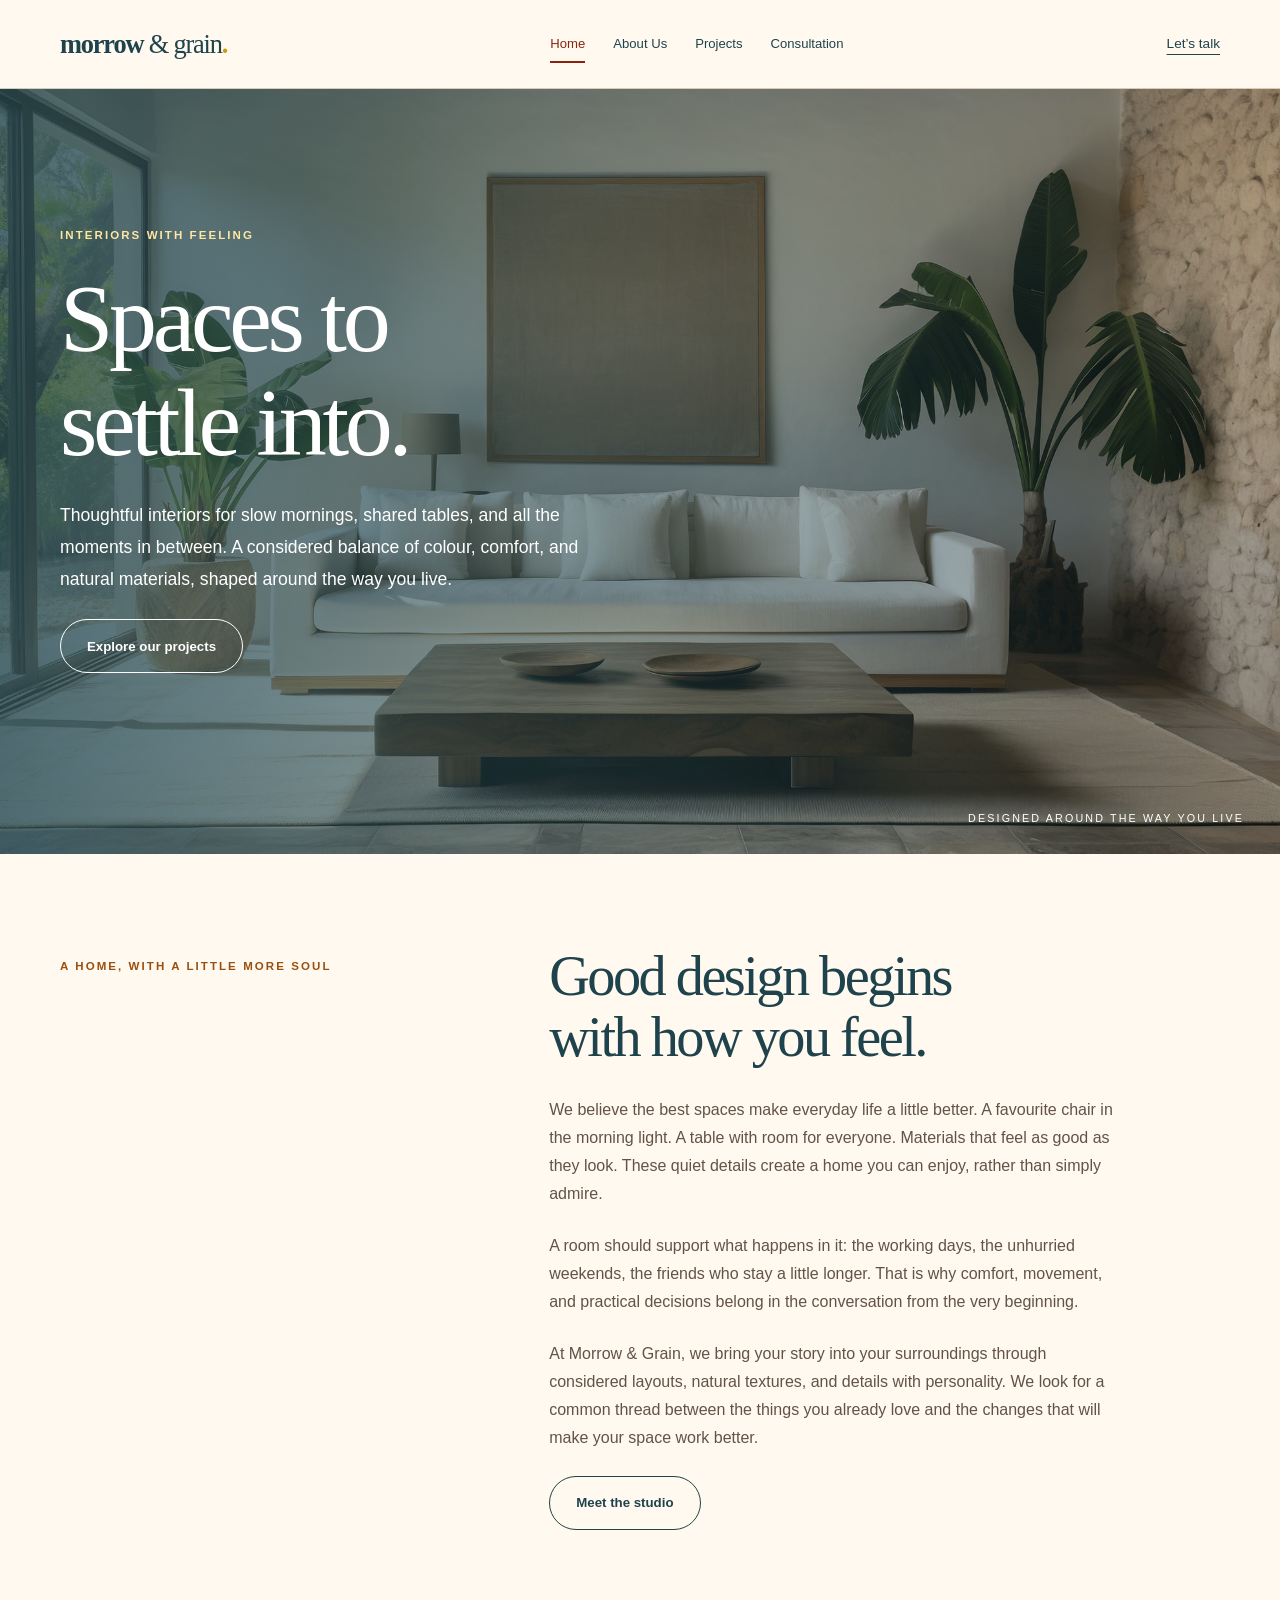
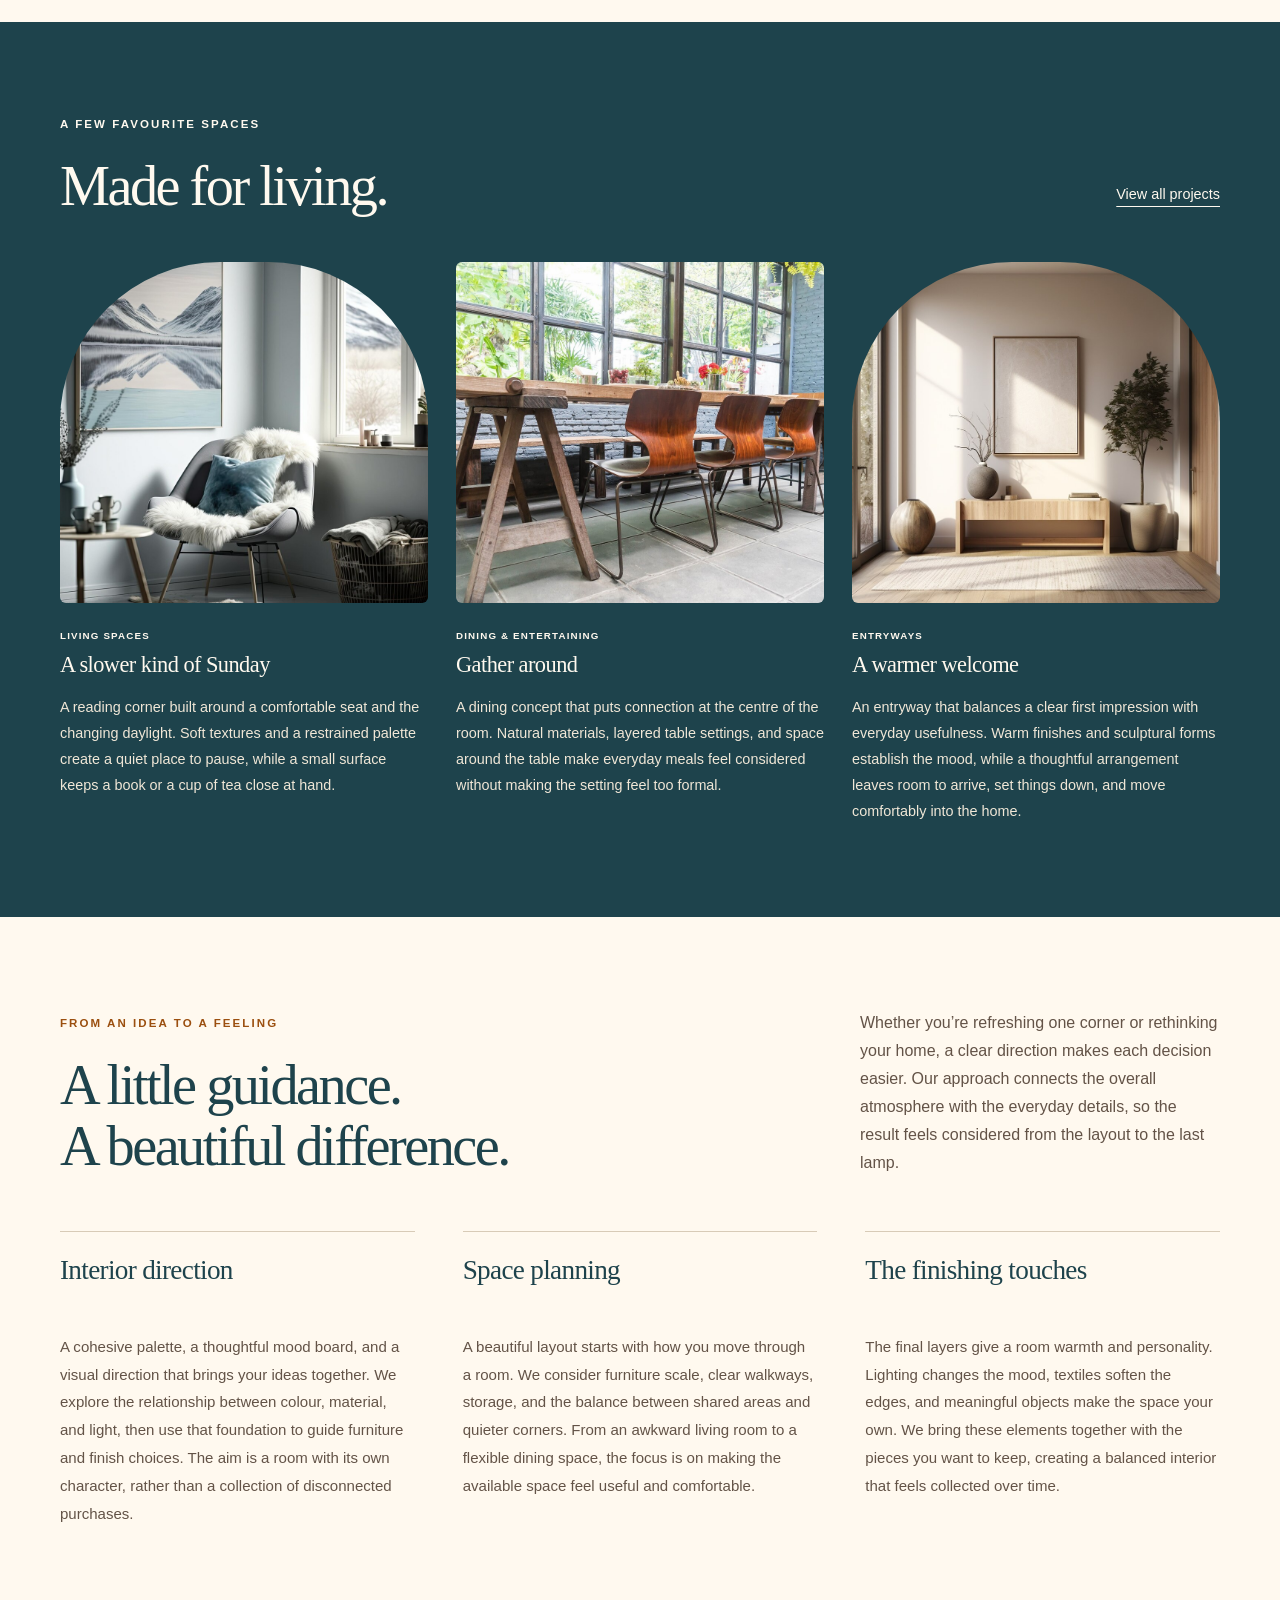
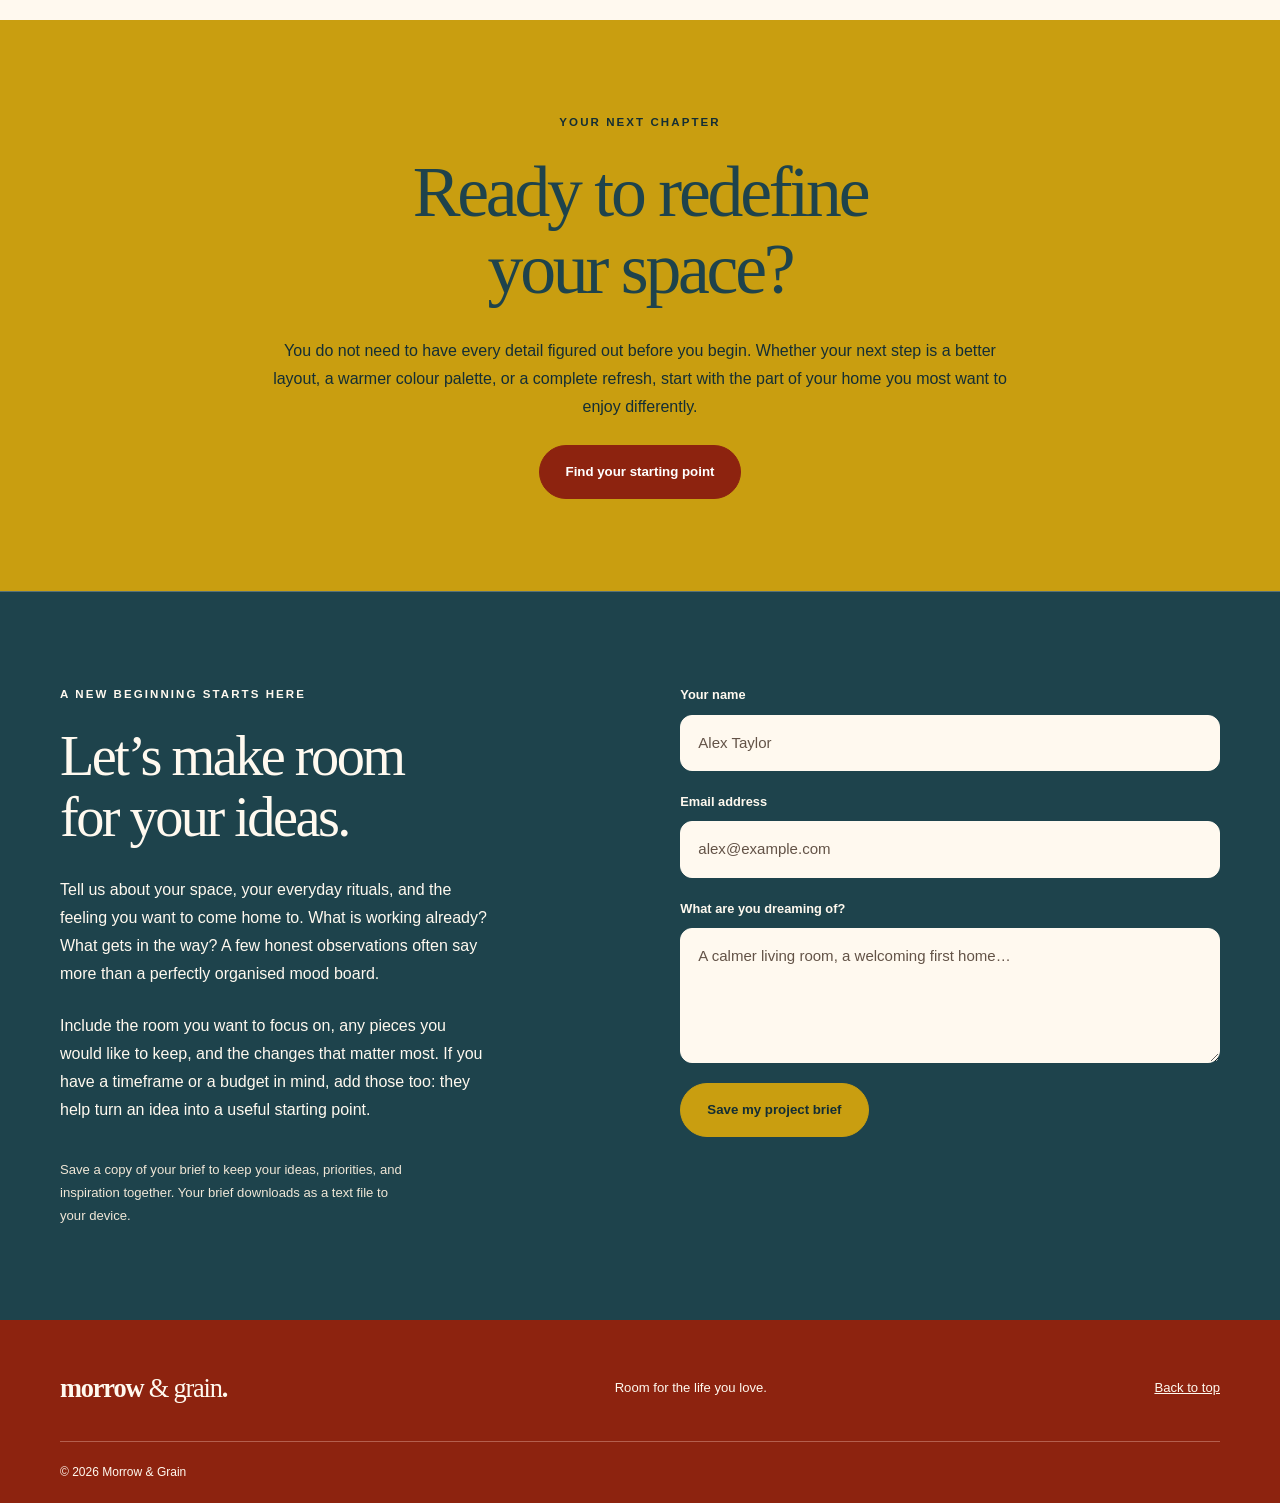
<file: index.html>
<!doctype html>
<html lang="en">
  <head>
    <meta charset="utf-8" />
    <meta name="viewport" content="width=device-width, initial-scale=1" />
    <title>Spaces to settle into | Morrow &amp; Grain</title>
    <meta
      name="description"
      content="Discover Morrow &amp; Grain, an interior studio exploring warm materials, considered layouts, and personal spaces made for everyday life."
    />
    <meta name="theme-color" content="#1e434c" />
    <link rel="icon" href="images/favicon.png" type="image/png" />
    <link rel="stylesheet" href="styles.css?v=layout-4" />
    <script src="script.js?v=layout-4" defer></script>
  </head>
  <body id="top">
    <a class="skip-link" href="#main">Skip to content</a>
    <header class="site-header">
      <div class="container nav-wrap">
        <a class="brand" href="index.html" aria-label="Morrow &amp; Grain home"
          >morrow<span> &amp; grain</span><span class="brand-dot">.</span></a
        ><button
          class="menu-toggle"
          type="button"
          aria-expanded="false"
          aria-controls="navigation"
        >
          Menu <span aria-hidden="true">☰</span>
        </button>
        <nav id="navigation" aria-label="Main navigation">
          <a href="index.html" aria-current="page">Home</a
          ><a href="about.html">About Us</a><a href="projects.html">Projects</a
          ><a href="landing.html">Consultation</a>
        </nav>
        <a class="nav-contact" href="#contact"
          >Let’s talk </a
        >
      </div>
    </header>
    <main id="main">
      <section class="home-hero">
        <div class="hero-photo">
          <img width="1980" height="1221"
            class=""
            src="images/sofa-living-room-decorated-with-brazilian-folklore-design7-min.jpg"
            alt="Warm living room with a curved sofa, natural textures, and botanical details"
            loading="eager"
            decoding="async"
          />
        </div>
        <div class="container hero-content">
          <p class="eyebrow">Interiors with feeling</p>
          <h1>Spaces to<br />settle into.</h1>
          <p>Thoughtful interiors for slow mornings, shared tables, and all the moments in between. A considered balance of colour, comfort, and natural materials, shaped around the way you live.</p>
          <a class="button button-outline" href="projects.html"
            >Explore our projects </a
          >
        </div>
        <span class="hero-caption">Designed around the way you live</span>
      </section>
      <section class="section">
        <div class="container intro-grid">
          <p class="eyebrow">A home, with a little more soul</p>
          <div>
            <h2>Good design begins<br />with how you feel.</h2>
            <p>We believe the best spaces make everyday life a little better. A favourite chair in the morning light. A table with room for everyone. Materials that feel as good as they look. These quiet details create a home you can enjoy, rather than simply admire.</p>
<p>A room should support what happens in it: the working days, the unhurried weekends, the friends who stay a little longer. That is why comfort, movement, and practical decisions belong in the conversation from the very beginning.</p>
            <p>At Morrow &amp; Grain, we bring your story into your surroundings through considered layouts, natural textures, and details with personality. We look for a common thread between the things you already love and the changes that will make your space work better.</p>
            <a class="button button-outline" href="about.html"
              >Meet the studio </a
            >
          </div>
        </div>
      </section>
      <section class="section blush">
        <div class="container">
          <div class="section-heading">
            <div>
              <p class="eyebrow">A few favourite spaces</p>
              <h2>Made for living.</h2>
            </div>
            <a class="text-link" href="projects.html">View all projects </a>
          </div>
          <div class="project-grid">
            <article class="project-card" data-category="residential">
              <img width="1380" height="920"
                class=""
                src="images/relaxing-individual-armchair-front-window-with-small-table-interior-cozy-house-ai-generateive-generative-ai_123827-23841.jpg"
                alt="A slower kind of Sunday"
                loading="lazy"
                decoding="async"
              />
              <div class="card-meta">
                <div>
                  <p class="eyebrow">Living spaces</p>
                  <h3>A slower kind of Sunday</h3>
                </div>
                
              </div>
            <p class="project-description">A reading corner built around a comfortable seat and the changing daylight. Soft textures and a restrained palette create a quiet place to pause, while a small surface keeps a book or a cup of tea close at hand.</p>
</article>
            <article class="project-card" data-category="residential">
              <img width="1380" height="920"
                class=""
                src="images/table-set-dinning-table_1339-6420.jpg"
                alt="Gather around"
                loading="lazy"
                decoding="async"
              />
              <div class="card-meta">
                <div>
                  <p class="eyebrow">Dining & entertaining</p>
                  <h3>Gather around</h3>
                </div>
                
              </div>
            <p class="project-description">A dining concept that puts connection at the centre of the room. Natural materials, layered table settings, and space around the table make everyday meals feel considered without making the setting feel too formal.</p>
</article>
            <article class="project-card" data-category="residential">
              <img width="900" height="900"
                class=""
                src="images/modern-styled-entryway_23-215069.jpg"
                alt="A warmer welcome"
                loading="lazy"
                decoding="async"
              />
              <div class="card-meta">
                <div>
                  <p class="eyebrow">Entryways</p>
                  <h3>A warmer welcome</h3>
                </div>
                
              </div>
            <p class="project-description">An entryway that balances a clear first impression with everyday usefulness. Warm finishes and sculptural forms establish the mood, while a thoughtful arrangement leaves room to arrive, set things down, and move comfortably into the home.</p>
</article>
          </div>
        </div>
      </section>
      <section class="section">
        <div class="container">
          <div class="section-heading">
            <div>
              <p class="eyebrow">From an idea to a feeling</p>
              <h2>A little guidance.<br />A beautiful difference.</h2>
            </div>
            <p>Whether you’re refreshing one corner or rethinking your home, a clear direction makes each decision easier. Our approach connects the overall atmosphere with the everyday details, so the result feels considered from the layout to the last lamp.</p>
          </div>
          <div class="service-grid">
            <article>
              
              <h3>Interior direction</h3>
              <p>A cohesive palette, a thoughtful mood board, and a visual direction that brings your ideas together. We explore the relationship between colour, material, and light, then use that foundation to guide furniture and finish choices. The aim is a room with its own character, rather than a collection of disconnected purchases.</p>
            </article>
            <article>
              
              <h3>Space planning</h3>
              <p>A beautiful layout starts with how you move through a room. We consider furniture scale, clear walkways, storage, and the balance between shared areas and quieter corners. From an awkward living room to a flexible dining space, the focus is on making the available space feel useful and comfortable.</p>
            </article>
            <article>
              
              <h3>The finishing touches</h3>
              <p>The final layers give a room warmth and personality. Lighting changes the mood, textiles soften the edges, and meaningful objects make the space your own. We bring these elements together with the pieces you want to keep, creating a balanced interior that feels collected over time.</p>
            </article>
          </div>
        </div>
      </section>
      <section class="section statement">
        <div class="container narrow">
          <p class="eyebrow">Your next chapter</p>
          <h2>Ready to redefine<br />your space?</h2>
          <p>You do not need to have every detail figured out before you begin. Whether your next step is a better layout, a warmer colour palette, or a complete refresh, start with the part of your home you most want to enjoy differently.</p>
          <a class="button" href="landing.html"
            >Find your starting point </a
          >
        </div>
      </section>
      <section class="section contact" id="contact">
        <div class="container contact-grid">
          <div>
            <p class="eyebrow">A new beginning starts here</p>
            <h2>Let’s make room<br />for your ideas.</h2>
            <p>Tell us about your space, your everyday rituals, and the feeling you want to come home to. What is working already? What gets in the way? A few honest observations often say more than a perfectly organised mood board.</p>
<p>Include the room you want to focus on, any pieces you would like to keep, and the changes that matter most. If you have a timeframe or a budget in mind, add those too: they help turn an idea into a useful starting point.</p>
            <p class="demo-note">Save a copy of your brief to keep your ideas, priorities, and inspiration together. Your brief downloads as a text file to your device.</p>
          </div>
          <form class="brief-form">
            <label for="name"
              >Your name<input
                id="name"
                name="name"
                autocomplete="name"
                placeholder="Alex Taylor"
                required
                maxlength="120" /></label
            ><label for="email"
              >Email address<input
                id="email"
                name="email"
                type="email"
                autocomplete="email"
                placeholder="alex@example.com"
                required
                maxlength="200" /></label
            ><label for="message"
              >What are you dreaming of?<textarea
                id="message"
                name="message"
                placeholder="A calmer living room, a welcoming first home…"
                rows="4"
                required
                maxlength="3000"
              ></textarea></label
            ><button class="button" type="submit">
              Save my project brief 
            </button>
            <p class="form-status" role="status"></p>
          </form>
        </div>
      </section>
    </main>
    <footer class="site-footer">
      <div class="container footer-top">
        <a class="brand" href="index.html">morrow<span> &amp; grain</span>.</a>
        <p>Room for the life you love.</p>
        <a href="#top">Back to top </a>
      </div>
      <div class="container footer-bottom">
        <p>© 2026 Morrow &amp; Grain</p>
        
      </div>
    </footer>
  </body>
</html>
</file>
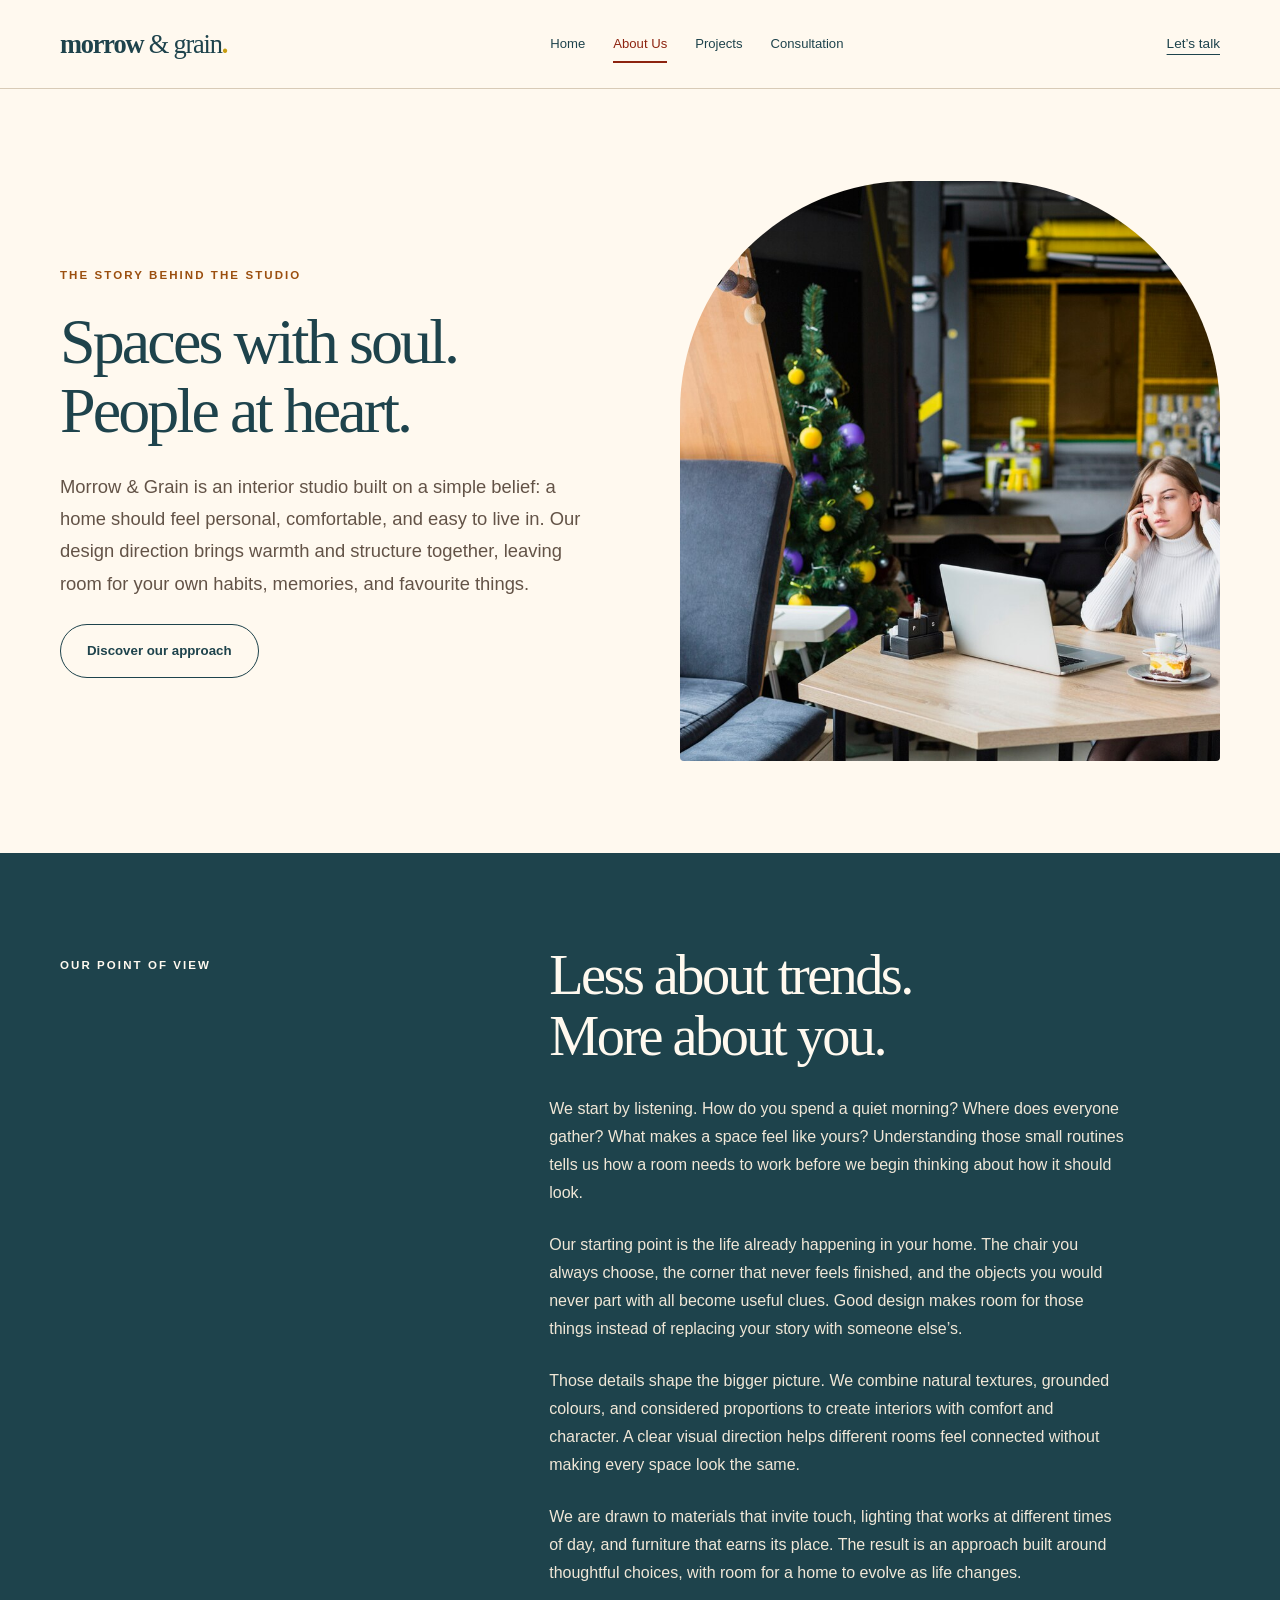
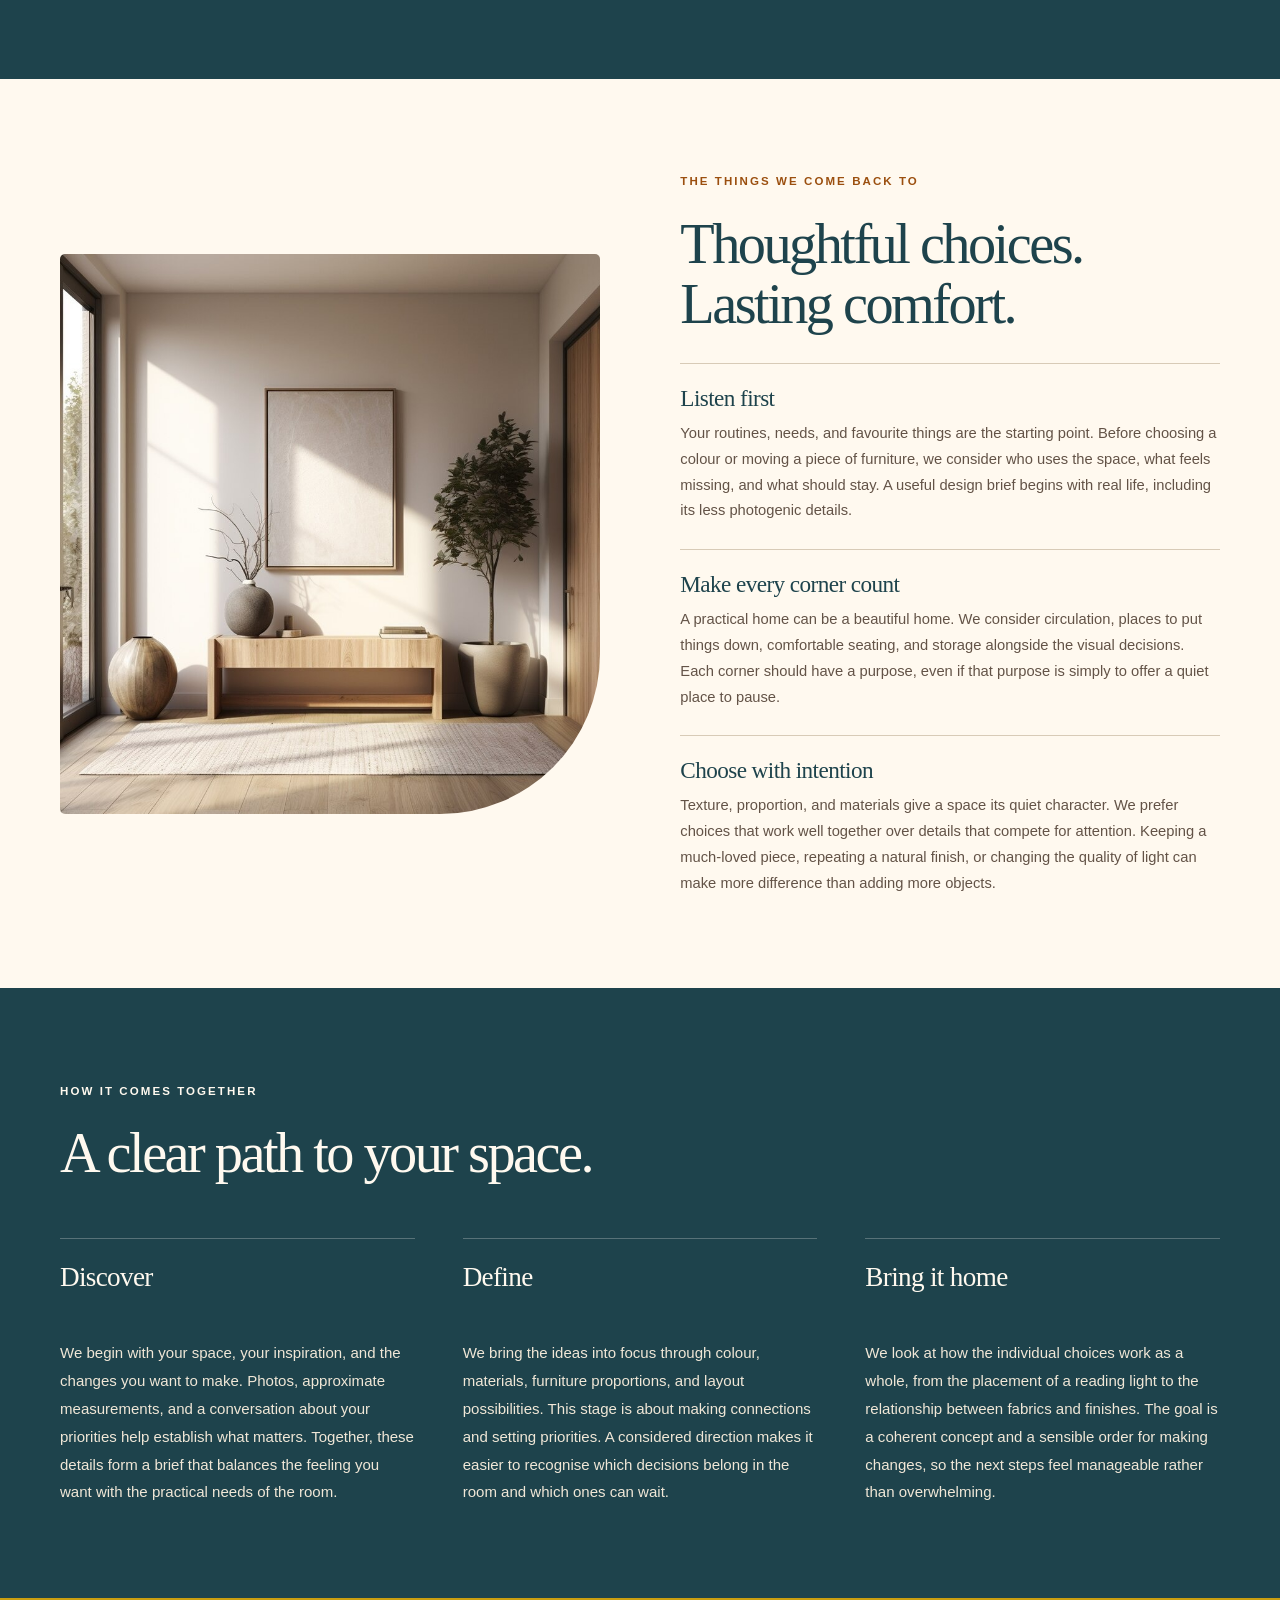
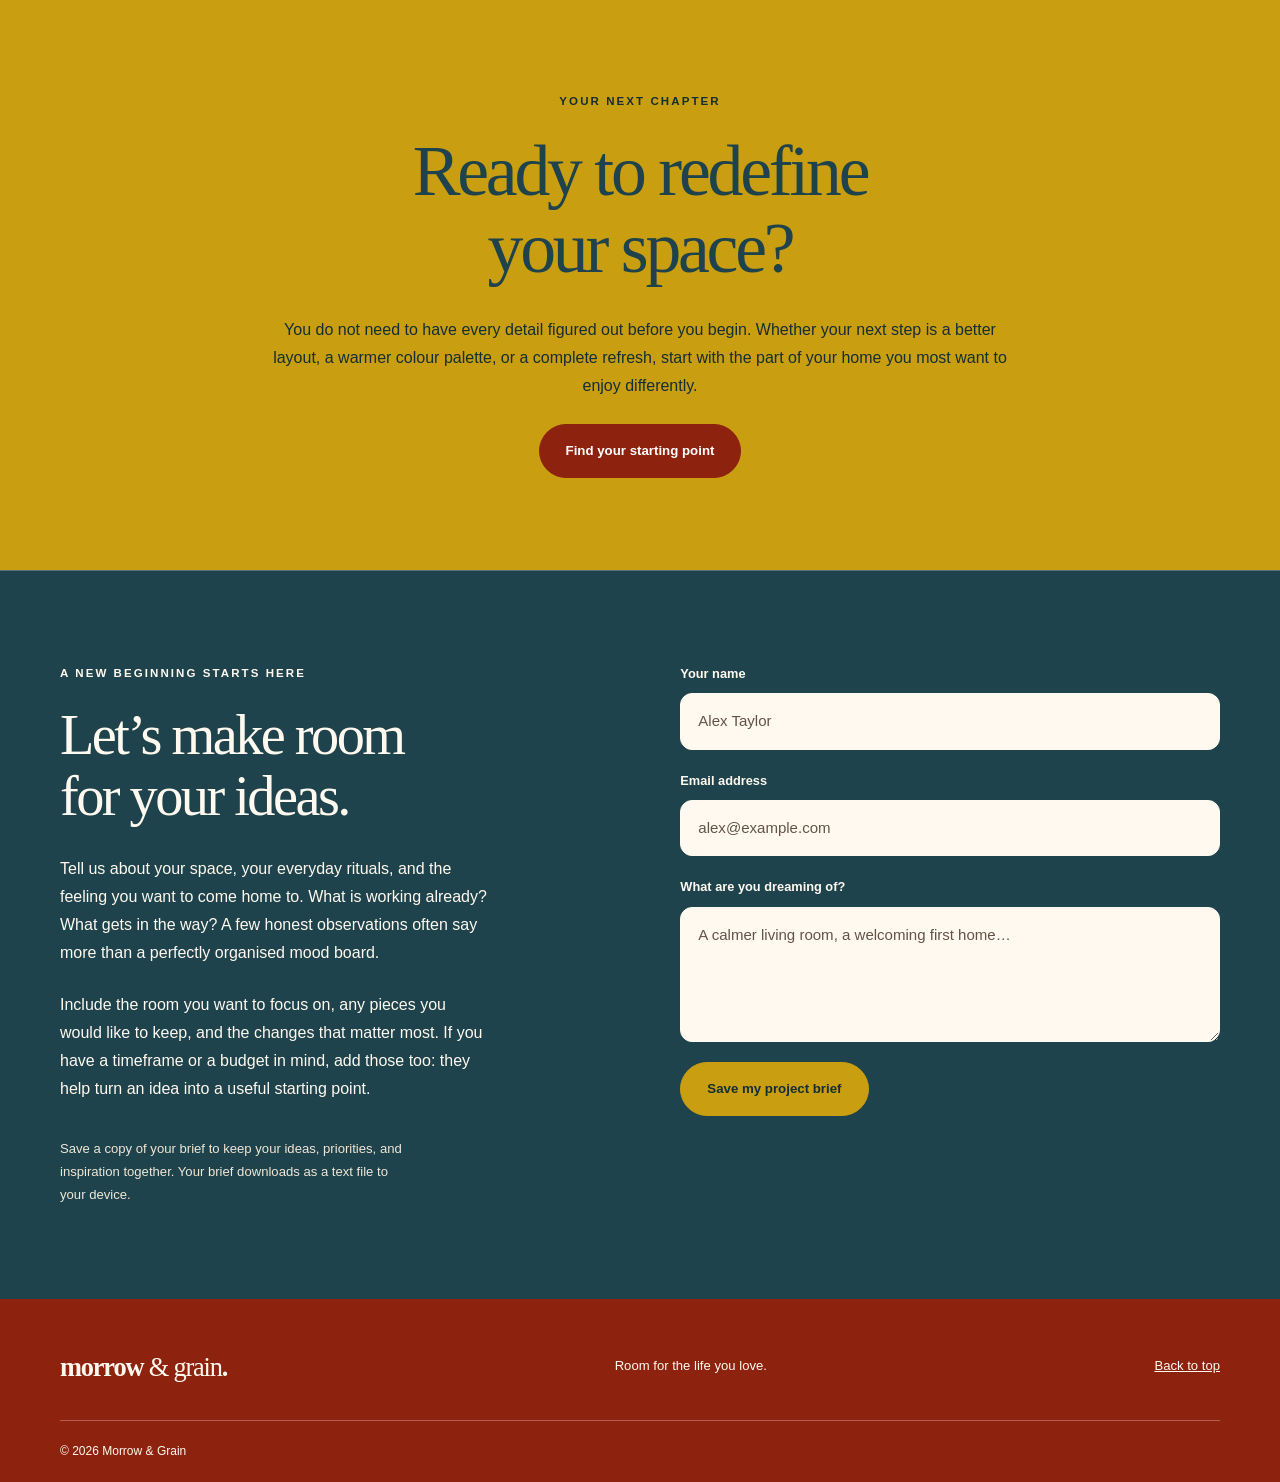
<file: about.html>
<!doctype html>
<html lang="en">
  <head>
    <meta charset="utf-8" />
    <meta name="viewport" content="width=device-width, initial-scale=1" />
    <title>About the studio | Morrow &amp; Grain</title>
    <meta
      name="description"
      content="Meet the thinking behind Morrow &amp; Grain: people-first interiors and thoughtful everyday spaces."
    />
    <meta name="theme-color" content="#1e434c" />
    <link rel="icon" href="images/favicon.png" type="image/png" />
    <link rel="stylesheet" href="styles.css?v=layout-4" />
    <script src="script.js?v=layout-4" defer></script>
  </head>
  <body id="top">
    <a class="skip-link" href="#main">Skip to content</a>
    <header class="site-header">
      <div class="container nav-wrap">
        <a class="brand" href="index.html" aria-label="Morrow &amp; Grain home"
          >morrow<span> &amp; grain</span><span class="brand-dot">.</span></a
        ><button
          class="menu-toggle"
          type="button"
          aria-expanded="false"
          aria-controls="navigation"
        >
          Menu <span aria-hidden="true">☰</span>
        </button>
        <nav id="navigation" aria-label="Main navigation">
          <a href="index.html">Home</a
          ><a href="about.html" aria-current="page">About Us</a
          ><a href="projects.html">Projects</a
          ><a href="landing.html">Consultation</a>
        </nav>
        <a class="nav-contact" href="#contact"
          >Let’s talk </a
        >
      </div>
    </header>
    <main id="main">
      <section class="section page-intro">
        <div class="container split">
          <div>
            <p class="eyebrow">The story behind the studio</p>
            <h1>Spaces with soul.<br />People at heart.</h1>
            <p class="lead">Morrow &amp; Grain is an interior studio built on a simple belief: a home should feel personal, comfortable, and easy to live in. Our design direction brings warmth and structure together, leaving room for your own habits, memories, and favourite things.</p>
            <a class="button button-outline" href="#approach"
              >Discover our approach </a
            >
          </div>
          <img width="1380" height="920"
            class="portrait"
            src="images/portrait-modern-woman-working-with-laptop_23-2148131710.jpg"
            alt="Designer considering ideas at a desk in a light-filled studio"
            loading="eager"
            decoding="async"
          />
        </div>
      </section>
      <section class="section blush" id="approach">
        <div class="container intro-grid">
          <p class="eyebrow">Our point of view</p>
          <div>
            <h2>Less about trends.<br />More about you.</h2>
            <p>We start by listening. How do you spend a quiet morning? Where does everyone gather? What makes a space feel like yours? Understanding those small routines tells us how a room needs to work before we begin thinking about how it should look.</p>
<p>Our starting point is the life already happening in your home. The chair you always choose, the corner that never feels finished, and the objects you would never part with all become useful clues. Good design makes room for those things instead of replacing your story with someone else’s.</p>
            <p>Those details shape the bigger picture. We combine natural textures, grounded colours, and considered proportions to create interiors with comfort and character. A clear visual direction helps different rooms feel connected without making every space look the same.</p>
<p>We are drawn to materials that invite touch, lighting that works at different times of day, and furniture that earns its place. The result is an approach built around thoughtful choices, with room for a home to evolve as life changes.</p>
          </div>
        </div>
      </section>
      <section class="section">
        <div class="container split">
          <img width="900" height="900"
            class="rounded-photo"
            src="images/modern-styled-entryway_23-215069.jpg"
            alt="Welcoming entryway with sculptural furniture and warm natural finishes"
            loading="lazy"
            decoding="async"
          />
          <div>
            <p class="eyebrow">The things we come back to</p>
            <h2>Thoughtful choices.<br />Lasting comfort.</h2>
            <div class="value">
              <h3>Listen first</h3>
              <p>Your routines, needs, and favourite things are the starting point. Before choosing a colour or moving a piece of furniture, we consider who uses the space, what feels missing, and what should stay. A useful design brief begins with real life, including its less photogenic details.</p>
            </div>
            <div class="value">
              <h3>Make every corner count</h3>
              <p>A practical home can be a beautiful home. We consider circulation, places to put things down, comfortable seating, and storage alongside the visual decisions. Each corner should have a purpose, even if that purpose is simply to offer a quiet place to pause.</p>
            </div>
            <div class="value">
              <h3>Choose with intention</h3>
              <p>Texture, proportion, and materials give a space its quiet character. We prefer choices that work well together over details that compete for attention. Keeping a much-loved piece, repeating a natural finish, or changing the quality of light can make more difference than adding more objects.</p>
            </div>
          </div>
        </div>
      </section>
      <section class="section blush">
        <div class="container">
          <p class="eyebrow">How it comes together</p>
          <h2>A clear path to your space.</h2>
          <div class="service-grid">
            <article>
              
              <h3>Discover</h3>
              <p>We begin with your space, your inspiration, and the changes you want to make. Photos, approximate measurements, and a conversation about your priorities help establish what matters. Together, these details form a brief that balances the feeling you want with the practical needs of the room.</p>
            </article>
            <article>
              
              <h3>Define</h3>
              <p>We bring the ideas into focus through colour, materials, furniture proportions, and layout possibilities. This stage is about making connections and setting priorities. A considered direction makes it easier to recognise which decisions belong in the room and which ones can wait.</p>
            </article>
            <article>
              
              <h3>Bring it home</h3>
              <p>We look at how the individual choices work as a whole, from the placement of a reading light to the relationship between fabrics and finishes. The goal is a coherent concept and a sensible order for making changes, so the next steps feel manageable rather than overwhelming.</p>
            </article>
          </div>
        </div>
      </section>
      <section class="section statement">
        <div class="container narrow">
          <p class="eyebrow">Your next chapter</p>
          <h2>Ready to redefine<br />your space?</h2>
          <p>You do not need to have every detail figured out before you begin. Whether your next step is a better layout, a warmer colour palette, or a complete refresh, start with the part of your home you most want to enjoy differently.</p>
          <a class="button" href="landing.html"
            >Find your starting point </a
          >
        </div>
      </section>
      <section class="section contact" id="contact">
        <div class="container contact-grid">
          <div>
            <p class="eyebrow">A new beginning starts here</p>
            <h2>Let’s make room<br />for your ideas.</h2>
            <p>Tell us about your space, your everyday rituals, and the feeling you want to come home to. What is working already? What gets in the way? A few honest observations often say more than a perfectly organised mood board.</p>
<p>Include the room you want to focus on, any pieces you would like to keep, and the changes that matter most. If you have a timeframe or a budget in mind, add those too: they help turn an idea into a useful starting point.</p>
            <p class="demo-note">Save a copy of your brief to keep your ideas, priorities, and inspiration together. Your brief downloads as a text file to your device.</p>
          </div>
          <form class="brief-form">
            <label for="name"
              >Your name<input
                id="name"
                name="name"
                autocomplete="name"
                placeholder="Alex Taylor"
                required
                maxlength="120" /></label
            ><label for="email"
              >Email address<input
                id="email"
                name="email"
                type="email"
                autocomplete="email"
                placeholder="alex@example.com"
                required
                maxlength="200" /></label
            ><label for="message"
              >What are you dreaming of?<textarea
                id="message"
                name="message"
                placeholder="A calmer living room, a welcoming first home…"
                rows="4"
                required
                maxlength="3000"
              ></textarea></label
            ><button class="button" type="submit">
              Save my project brief 
            </button>
            <p class="form-status" role="status"></p>
          </form>
        </div>
      </section>
    </main>
    <footer class="site-footer">
      <div class="container footer-top">
        <a class="brand" href="index.html">morrow<span> &amp; grain</span>.</a>
        <p>Room for the life you love.</p>
        <a href="#top">Back to top </a>
      </div>
      <div class="container footer-bottom">
        <p>© 2026 Morrow &amp; Grain</p>
        
      </div>
    </footer>
  </body>
</html>
</file>
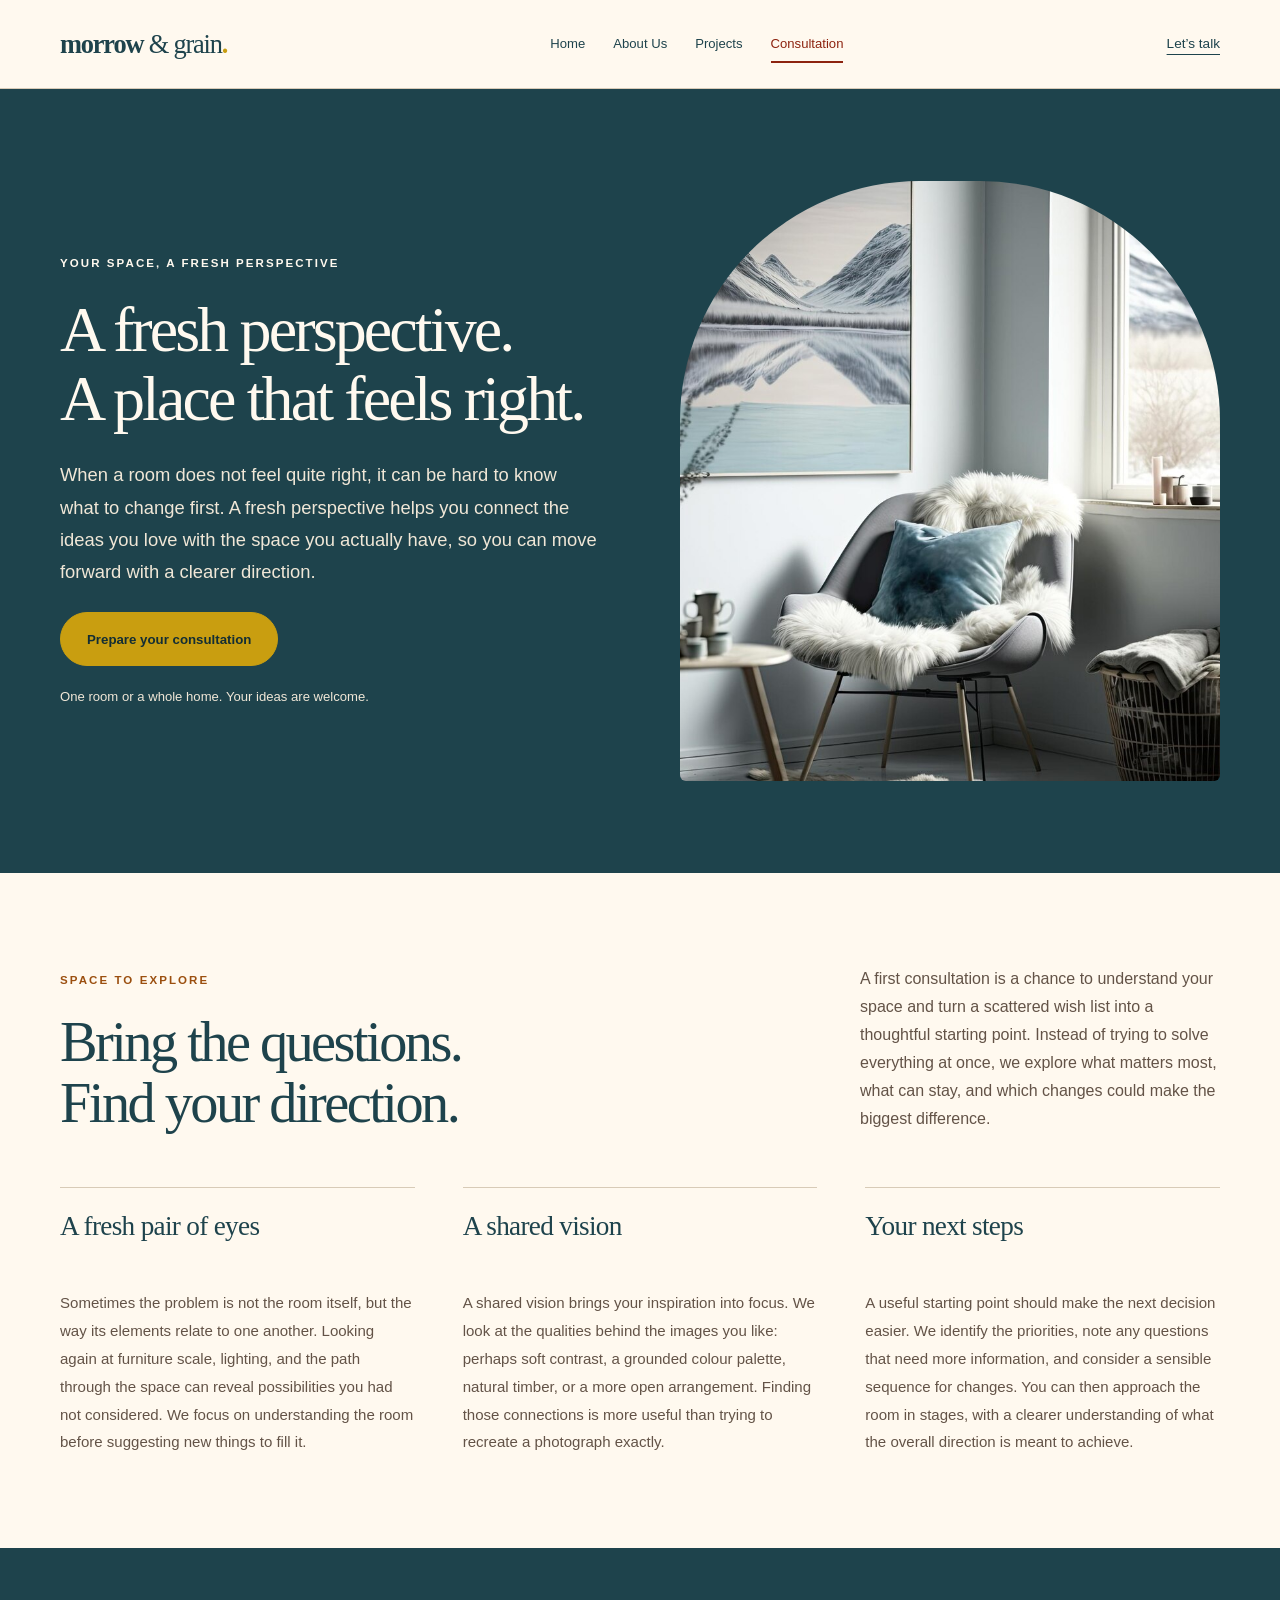
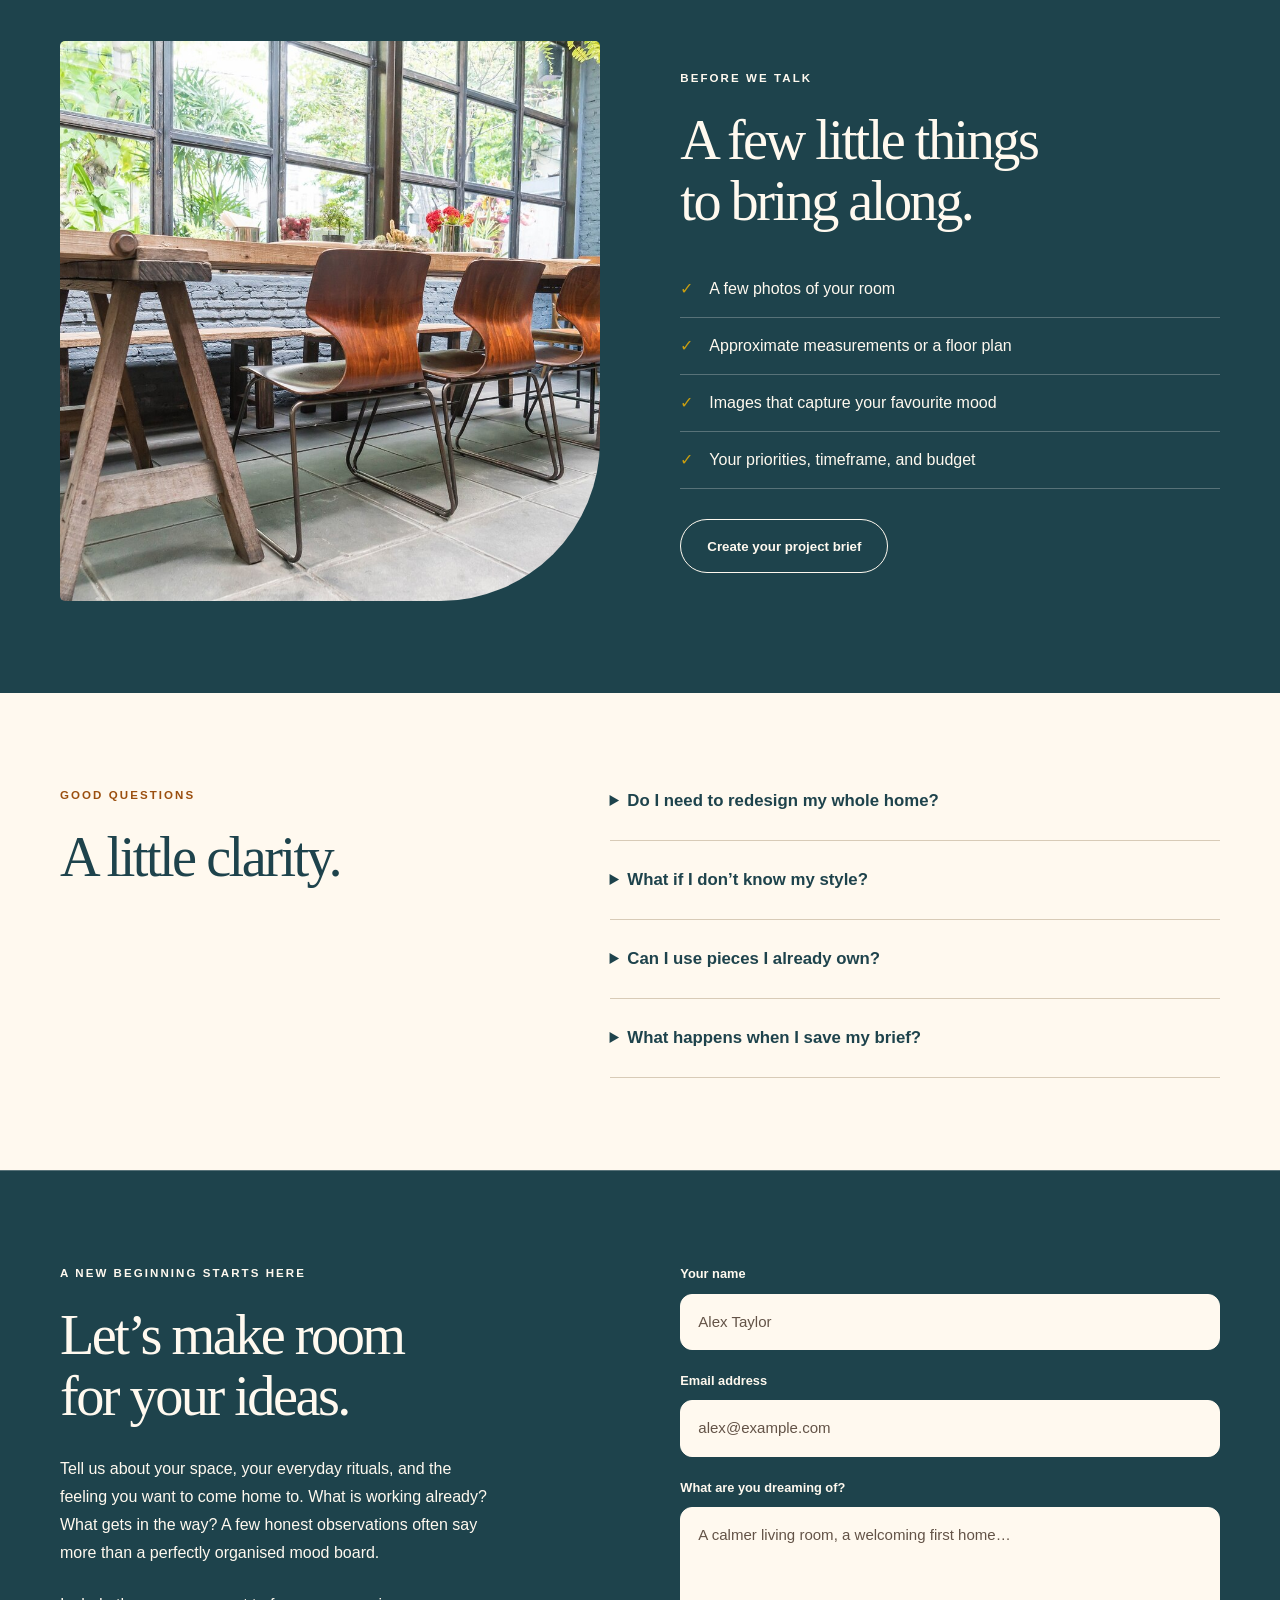
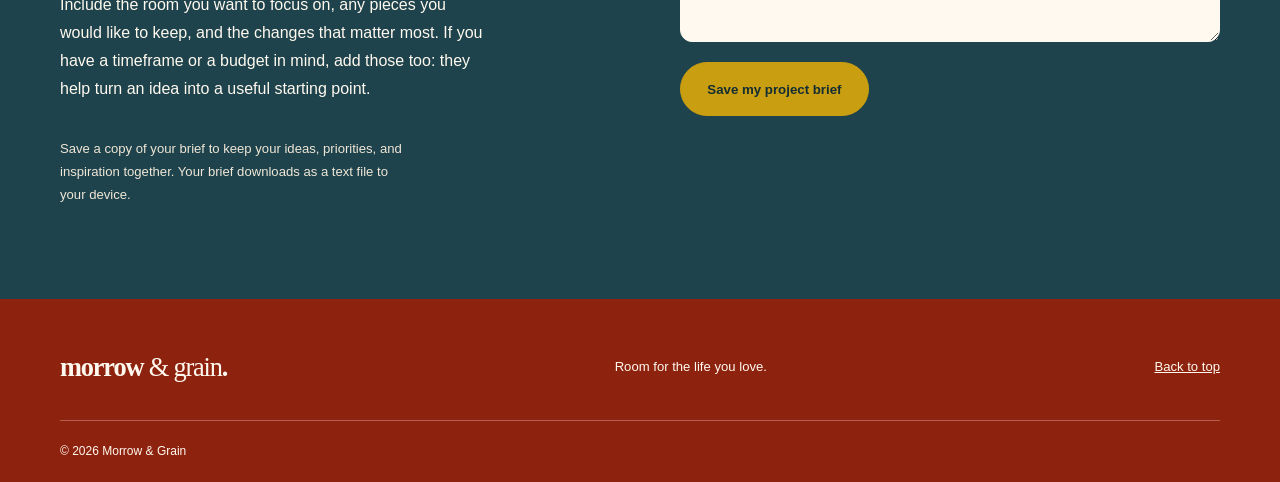
<file: landing.html>
<!doctype html>
<html lang="en">
  <head>
    <meta charset="utf-8" />
    <meta name="viewport" content="width=device-width, initial-scale=1" />
    <title>Interior consultation | Morrow &amp; Grain</title>
    <meta
      name="description"
      content="Find a fresh direction for your home and prepare your own interior design project brief."
    />
    <meta name="theme-color" content="#1e434c" />
    <link rel="icon" href="images/favicon.png" type="image/png" />
    <link rel="stylesheet" href="styles.css?v=layout-4" />
    <script src="script.js?v=layout-4" defer></script>
  </head>
  <body id="top">
    <a class="skip-link" href="#main">Skip to content</a>
    <header class="site-header">
      <div class="container nav-wrap">
        <a class="brand" href="index.html" aria-label="Morrow &amp; Grain home"
          >morrow<span> &amp; grain</span><span class="brand-dot">.</span></a
        ><button
          class="menu-toggle"
          type="button"
          aria-expanded="false"
          aria-controls="navigation"
        >
          Menu <span aria-hidden="true">☰</span>
        </button>
        <nav id="navigation" aria-label="Main navigation">
          <a href="index.html">Home</a><a href="about.html">About Us</a
          ><a href="projects.html">Projects</a
          ><a href="landing.html" aria-current="page">Consultation</a>
        </nav>
        <a class="nav-contact" href="#contact"
          >Let’s talk </a
        >
      </div>
    </header>
    <main id="main">
      <section class="section landing-hero blush">
        <div class="container split">
          <div>
            <p class="eyebrow">Your space, a fresh perspective</p>
            <h1>A fresh perspective.<br />A place that feels right.</h1>
            <p class="lead">When a room does not feel quite right, it can be hard to know what to change first. A fresh perspective helps you connect the ideas you love with the space you actually have, so you can move forward with a clearer direction.</p>
            <a class="button" href="#contact"
              >Prepare your consultation </a
            >
            <p class="small-note">
              One room or a whole home. Your ideas are welcome.
            </p>
          </div>
          <img width="1380" height="920"
            class="arched-photo"
            src="images/relaxing-individual-armchair-front-window-with-small-table-interior-cozy-house-ai-generateive-generative-ai_123827-23841.jpg"
            alt="Comfortable armchair beside a bright window in a warm interior"
            loading="eager"
            decoding="async"
          />
        </div>
      </section>
      <section class="section">
        <div class="container">
          <div class="section-heading">
            <div>
              <p class="eyebrow">Space to explore</p>
              <h2>Bring the questions.<br />Find your direction.</h2>
            </div>
            <p>A first consultation is a chance to understand your space and turn a scattered wish list into a thoughtful starting point. Instead of trying to solve everything at once, we explore what matters most, what can stay, and which changes could make the biggest difference.</p>
          </div>
          <div class="service-grid">
            <article>
              
              <h3>A fresh pair of eyes</h3>
              <p>Sometimes the problem is not the room itself, but the way its elements relate to one another. Looking again at furniture scale, lighting, and the path through the space can reveal possibilities you had not considered. We focus on understanding the room before suggesting new things to fill it.</p>
            </article>
            <article>
              
              <h3>A shared vision</h3>
              <p>A shared vision brings your inspiration into focus. We look at the qualities behind the images you like: perhaps soft contrast, a grounded colour palette, natural timber, or a more open arrangement. Finding those connections is more useful than trying to recreate a photograph exactly.</p>
            </article>
            <article>
              
              <h3>Your next steps</h3>
              <p>A useful starting point should make the next decision easier. We identify the priorities, note any questions that need more information, and consider a sensible sequence for changes. You can then approach the room in stages, with a clearer understanding of what the overall direction is meant to achieve.</p>
            </article>
          </div>
        </div>
      </section>
      <section class="section blush">
        <div class="container split">
          <img width="1380" height="920"
            class="rounded-photo"
            src="images/table-set-dinning-table_1339-6420.jpg"
            alt="Thoughtfully arranged dining table with natural materials"
            loading="lazy"
            decoding="async"
          />
          <div>
            <p class="eyebrow">Before we talk</p>
            <h2>A few little things<br />to bring along.</h2>
            <ul class="checklist">
              <li>A few photos of your room</li>
              <li>Approximate measurements or a floor plan</li>
              <li>Images that capture your favourite mood</li>
              <li>Your priorities, timeframe, and budget</li>
            </ul>
            <a class="button button-outline" href="#contact"
              >Create your project brief </a
            >
          </div>
        </div>
      </section>
      <section class="section">
        <div class="container faq-wrap">
          <div>
            <p class="eyebrow">Good questions</p>
            <h2>A little clarity.</h2>
          </div>
          <div class="faq">
            <details>
              <summary>Do I need to redesign my whole home?</summary>
              <p>No. A single room, a small corner, or a fresh furniture layout can be a great starting point. It often helps to begin with the space you use most or the problem you notice every day. A focused brief keeps the decisions manageable and gives the changes a clear purpose.</p>
            </details>
            <details>
              <summary>What if I don’t know my style?</summary>
              <p>You do not need a style label to begin. Start with the colours you enjoy, the places where you feel comfortable, and a few images that catch your attention. We look for shared qualities across those references and use them to build a direction that feels personal rather than tied to a trend.</p>
            </details>
            <details>
              <summary>Can I use pieces I already own?</summary>
              <p>Absolutely. Meaningful furniture and objects can anchor a new design direction. Let us know what you want to keep and why it matters to you. Working with those pieces can help shape the palette, layout, and character of the room, while making the refreshed space feel connected to your life.</p>
            </details>
            <details>
              <summary>What happens when I save my brief?</summary>
              <p>The form brings your name, email address, and project ideas together in a text file that you can save to your device. Keep it as a reference, add to it as your plans develop, or share it when you are ready to discuss your space. Saving a brief does not submit an enquiry or create an appointment.</p>
            </details>
          </div>
        </div>
      </section>
      <section class="section contact" id="contact">
        <div class="container contact-grid">
          <div>
            <p class="eyebrow">A new beginning starts here</p>
            <h2>Let’s make room<br />for your ideas.</h2>
            <p>Tell us about your space, your everyday rituals, and the feeling you want to come home to. What is working already? What gets in the way? A few honest observations often say more than a perfectly organised mood board.</p>
<p>Include the room you want to focus on, any pieces you would like to keep, and the changes that matter most. If you have a timeframe or a budget in mind, add those too: they help turn an idea into a useful starting point.</p>
            <p class="demo-note">Save a copy of your brief to keep your ideas, priorities, and inspiration together. Your brief downloads as a text file to your device.</p>
          </div>
          <form class="brief-form">
            <label for="name"
              >Your name<input
                id="name"
                name="name"
                autocomplete="name"
                placeholder="Alex Taylor"
                required
                maxlength="120" /></label
            ><label for="email"
              >Email address<input
                id="email"
                name="email"
                type="email"
                autocomplete="email"
                placeholder="alex@example.com"
                required
                maxlength="200" /></label
            ><label for="message"
              >What are you dreaming of?<textarea
                id="message"
                name="message"
                placeholder="A calmer living room, a welcoming first home…"
                rows="4"
                required
                maxlength="3000"
              ></textarea></label
            ><button class="button" type="submit">
              Save my project brief 
            </button>
            <p class="form-status" role="status"></p>
          </form>
        </div>
      </section>
    </main>
    <footer class="site-footer">
      <div class="container footer-top">
        <a class="brand" href="index.html">morrow<span> &amp; grain</span>.</a>
        <p>Room for the life you love.</p>
        <a href="#top">Back to top </a>
      </div>
      <div class="container footer-bottom">
        <p>© 2026 Morrow &amp; Grain</p>
        
      </div>
    </footer>
  </body>
</html>
</file>
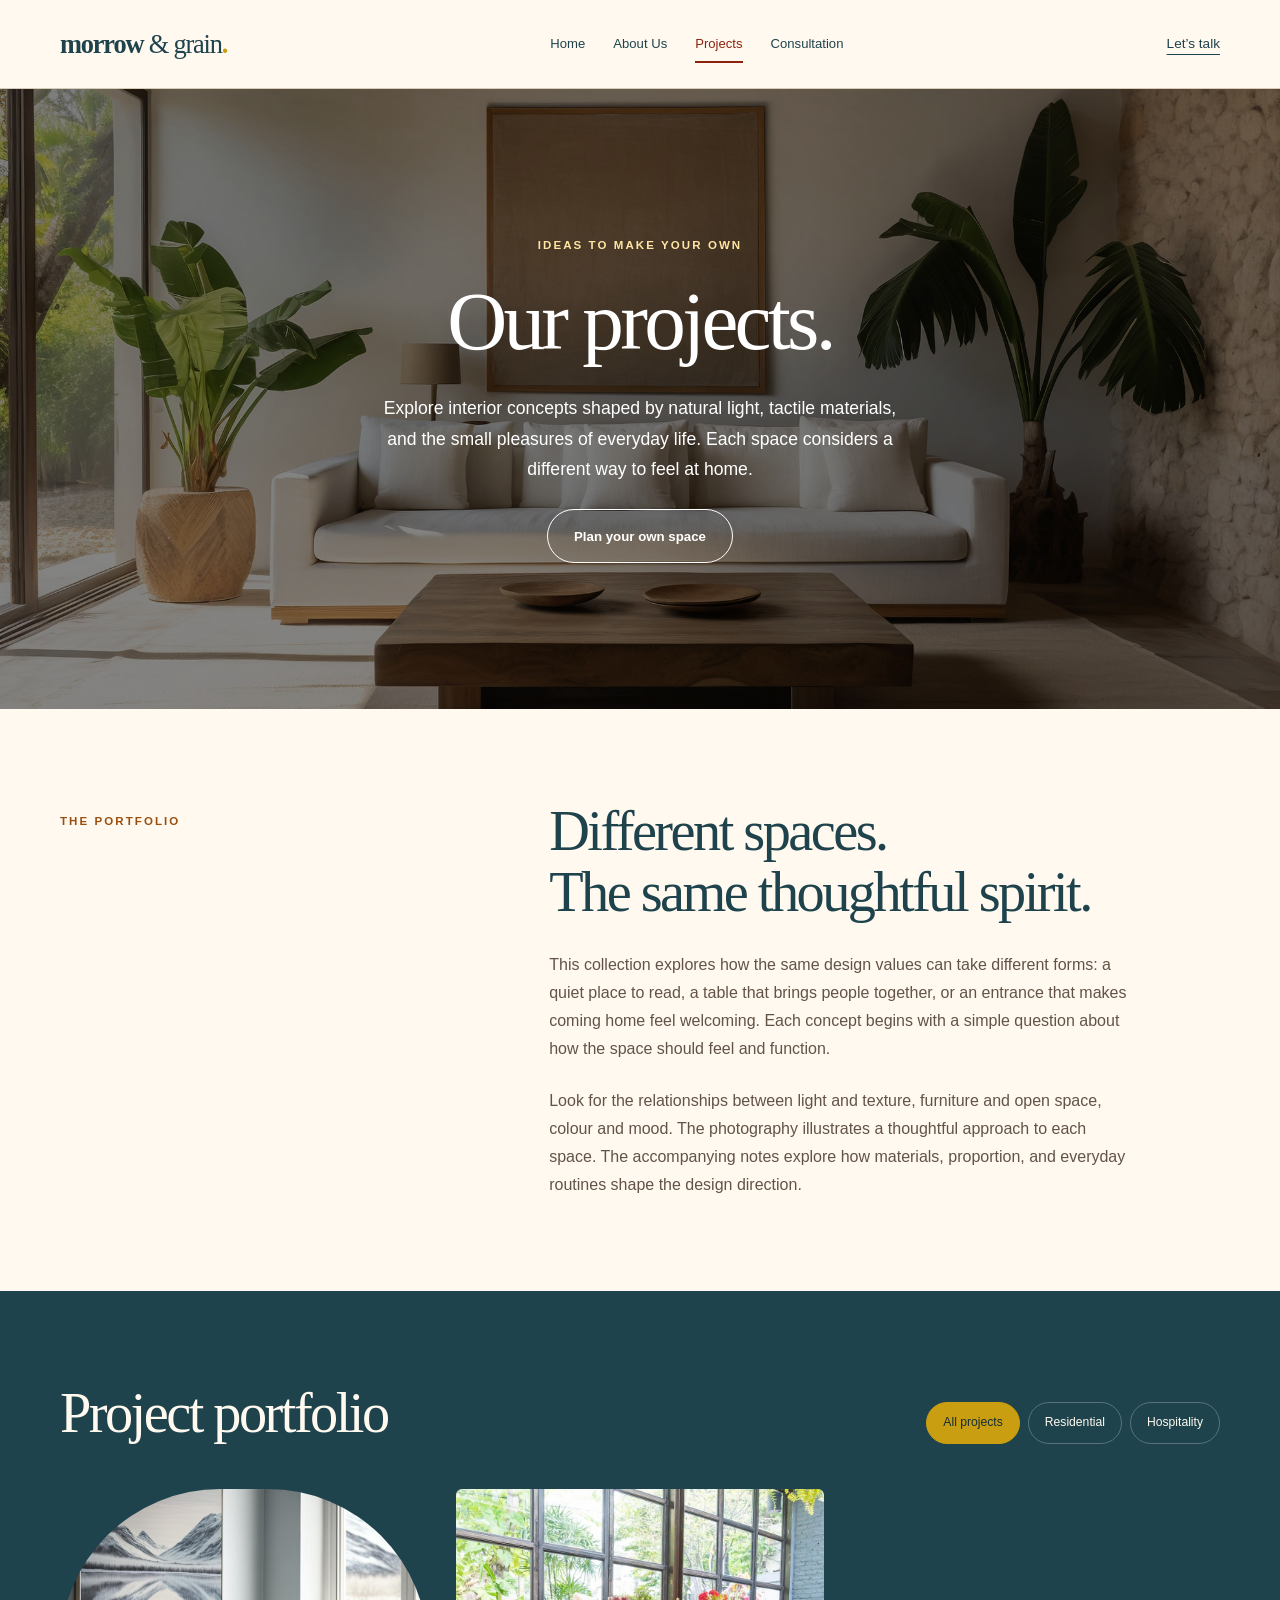
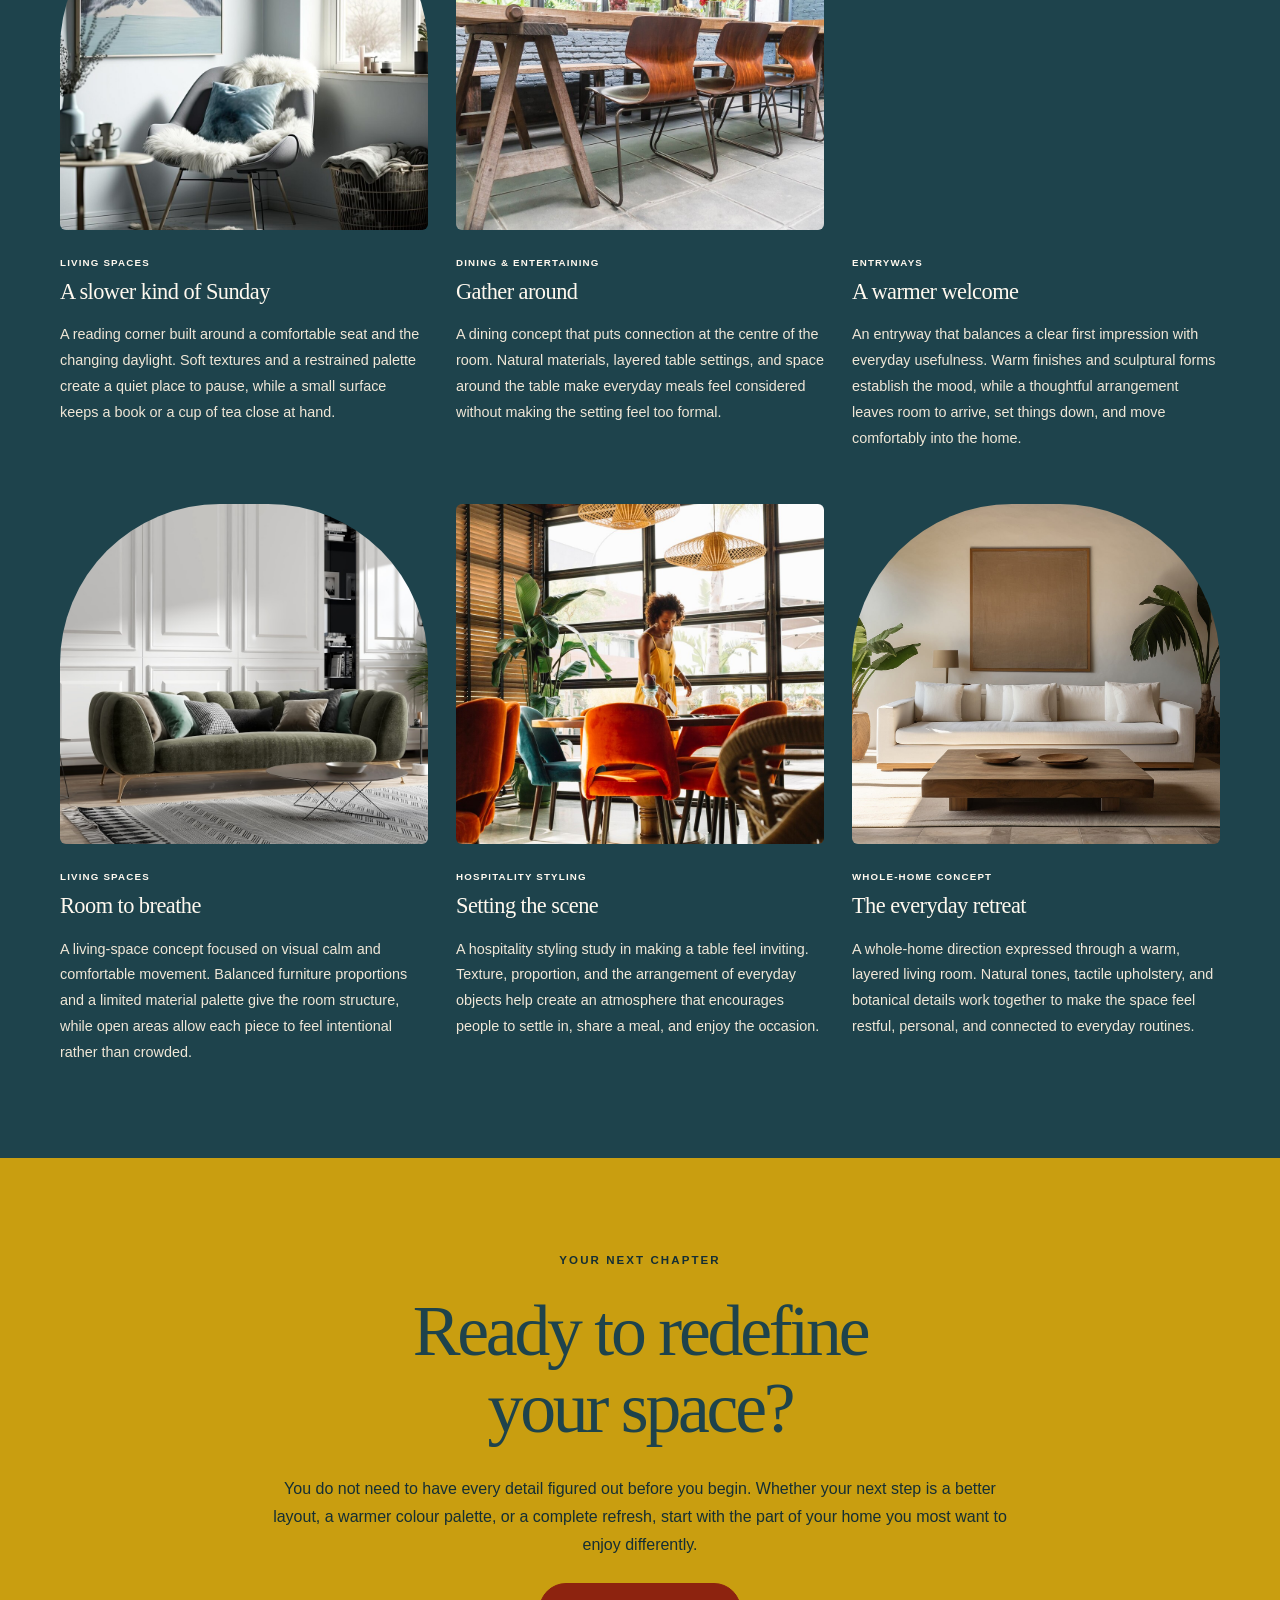
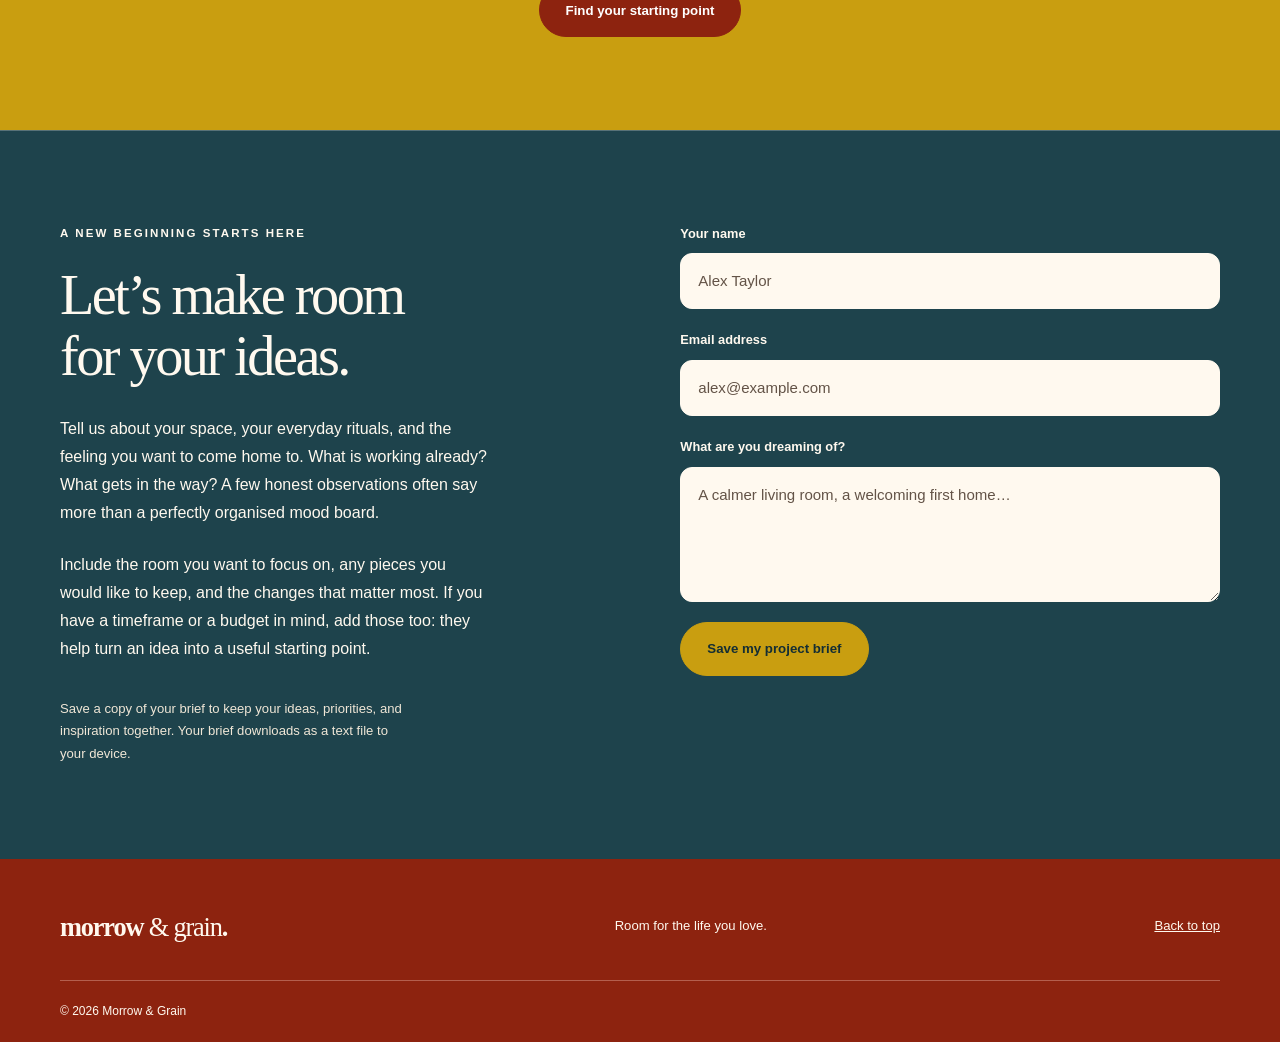
<file: projects.html>
<!doctype html>
<html lang="en">
  <head>
    <meta charset="utf-8" />
    <meta name="viewport" content="width=device-width, initial-scale=1" />
    <title>Our projects | Morrow &amp; Grain</title>
    <meta
      name="description"
      content="Explore a curated interior concept portfolio, from calm living rooms to welcoming dining spaces."
    />
    <meta name="theme-color" content="#1e434c" />
    <link rel="icon" href="images/favicon.png" type="image/png" />
    <link rel="stylesheet" href="styles.css?v=layout-4" />
    <script src="script.js?v=layout-4" defer></script>
  </head>
  <body id="top">
    <a class="skip-link" href="#main">Skip to content</a>
    <header class="site-header">
      <div class="container nav-wrap">
        <a class="brand" href="index.html" aria-label="Morrow &amp; Grain home"
          >morrow<span> &amp; grain</span><span class="brand-dot">.</span></a
        ><button
          class="menu-toggle"
          type="button"
          aria-expanded="false"
          aria-controls="navigation"
        >
          Menu <span aria-hidden="true">☰</span>
        </button>
        <nav id="navigation" aria-label="Main navigation">
          <a href="index.html">Home</a><a href="about.html">About Us</a
          ><a href="projects.html" aria-current="page">Projects</a
          ><a href="landing.html">Consultation</a>
        </nav>
        <a class="nav-contact" href="#contact"
          >Let’s talk </a
        >
      </div>
    </header>
    <main id="main">
      <section class="projects-hero">
        <img width="1980" height="1221"
          class=""
          src="images/sofa-living-room-decorated-with-brazilian-folklore-design7-min.jpg"
          alt="Warm, layered living room with natural materials"
          loading="eager"
          decoding="async"
        />
        <div class="container">
          <p class="eyebrow">Ideas to make your own</p>
          <h1>Our projects.</h1>
          <p>Explore interior concepts shaped by natural light, tactile materials, and the small pleasures of everyday life. Each space considers a different way to feel at home.</p>
          <a class="button button-outline" href="landing.html"
            >Plan your own space </a
          >
        </div>
      </section>
      <section class="section">
        <div class="container intro-grid">
          <p class="eyebrow">The portfolio</p>
          <div>
            <h2>Different spaces.<br />The same thoughtful spirit.</h2>
            <p>This collection explores how the same design values can take different forms: a quiet place to read, a table that brings people together, or an entrance that makes coming home feel welcoming. Each concept begins with a simple question about how the space should feel and function.</p>
<p>Look for the relationships between light and texture, furniture and open space, colour and mood. The photography illustrates a thoughtful approach to each space. The accompanying notes explore how materials, proportion, and everyday routines shape the design direction.</p>
          </div>
        </div>
      </section>
      <section class="section blush">
        <div class="container">
          <div class="section-heading">
            <h2>Project portfolio</h2>
            <div class="filters" role="group" aria-label="Filter projects">
              <button
                class="filter active"
                data-filter="all"
                aria-pressed="true"
              >
                All projects</button
              ><button
                class="filter"
                data-filter="residential"
                aria-pressed="false"
              >
                Residential</button
              ><button
                class="filter"
                data-filter="commercial"
                aria-pressed="false"
              >
                Hospitality
              </button>
            </div>
          </div>
          <div class="project-grid">
            <article class="project-card" data-category="residential">
              <img width="1380" height="920"
                class=""
                src="images/relaxing-individual-armchair-front-window-with-small-table-interior-cozy-house-ai-generateive-generative-ai_123827-23841.jpg"
                alt="A slower kind of Sunday"
                loading="lazy"
                decoding="async"
              />
              <div class="card-meta">
                <div>
                  <p class="eyebrow">Living spaces</p>
                  <h3>A slower kind of Sunday</h3>
                </div>
                
              </div>
            <p class="project-description">A reading corner built around a comfortable seat and the changing daylight. Soft textures and a restrained palette create a quiet place to pause, while a small surface keeps a book or a cup of tea close at hand.</p>
</article>
            <article class="project-card" data-category="residential">
              <img width="1380" height="920"
                class=""
                src="images/table-set-dinning-table_1339-6420.jpg"
                alt="Gather around"
                loading="lazy"
                decoding="async"
              />
              <div class="card-meta">
                <div>
                  <p class="eyebrow">Dining & entertaining</p>
                  <h3>Gather around</h3>
                </div>
                
              </div>
            <p class="project-description">A dining concept that puts connection at the centre of the room. Natural materials, layered table settings, and space around the table make everyday meals feel considered without making the setting feel too formal.</p>
</article>
            <article class="project-card" data-category="residential">
              <img width="900" height="900"
                class=""
                src="images/modern-styled-entryway_23-215069.jpg"
                alt="A warmer welcome"
                loading="lazy"
                decoding="async"
              />
              <div class="card-meta">
                <div>
                  <p class="eyebrow">Entryways</p>
                  <h3>A warmer welcome</h3>
                </div>
                
              </div>
            <p class="project-description">An entryway that balances a clear first impression with everyday usefulness. Warm finishes and sculptural forms establish the mood, while a thoughtful arrangement leaves room to arrive, set things down, and move comfortably into the home.</p>
</article>
            <article class="project-card" data-category="residential">
              <img width="1200" height="900"
                class=""
                src="images/photo-1606744888344-493238951221.jpeg"
                alt="Room to breathe"
                loading="lazy"
                decoding="async"
              />
              <div class="card-meta">
                <div>
                  <p class="eyebrow">Living spaces</p>
                  <h3>Room to breathe</h3>
                </div>
                
              </div>
            <p class="project-description">A living-space concept focused on visual calm and comfortable movement. Balanced furniture proportions and a limited material palette give the room structure, while open areas allow each piece to feel intentional rather than crowded.</p>
</article>
            <article class="project-card" data-category="commercial">
              <img width="1380" height="920"
                class=""
                src="images/young-woman-arranging-table-restaurant_23-2147936228.jpg"
                alt="Setting the scene"
                loading="lazy"
                decoding="async"
              />
              <div class="card-meta">
                <div>
                  <p class="eyebrow">Hospitality styling</p>
                  <h3>Setting the scene</h3>
                </div>
                
              </div>
            <p class="project-description">A hospitality styling study in making a table feel inviting. Texture, proportion, and the arrangement of everyday objects help create an atmosphere that encourages people to settle in, share a meal, and enjoy the occasion.</p>
</article>
            <article class="project-card" data-category="residential">
              <img width="1980" height="1221"
                class=""
                src="images/sofa-living-room-decorated-with-brazilian-folklore-design7-min.jpg"
                alt="The everyday retreat"
                loading="lazy"
                decoding="async"
              />
              <div class="card-meta">
                <div>
                  <p class="eyebrow">Whole-home concept</p>
                  <h3>The everyday retreat</h3>
                </div>
                
              </div>
            <p class="project-description">A whole-home direction expressed through a warm, layered living room. Natural tones, tactile upholstery, and botanical details work together to make the space feel restful, personal, and connected to everyday routines.</p>
</article>
          </div>
          <p class="filter-status visually-hidden" role="status"></p>
        </div>
      </section>
      <section class="section statement">
        <div class="container narrow">
          <p class="eyebrow">Your next chapter</p>
          <h2>Ready to redefine<br />your space?</h2>
          <p>You do not need to have every detail figured out before you begin. Whether your next step is a better layout, a warmer colour palette, or a complete refresh, start with the part of your home you most want to enjoy differently.</p>
          <a class="button" href="landing.html"
            >Find your starting point </a
          >
        </div>
      </section>
      <section class="section contact" id="contact">
        <div class="container contact-grid">
          <div>
            <p class="eyebrow">A new beginning starts here</p>
            <h2>Let’s make room<br />for your ideas.</h2>
            <p>Tell us about your space, your everyday rituals, and the feeling you want to come home to. What is working already? What gets in the way? A few honest observations often say more than a perfectly organised mood board.</p>
<p>Include the room you want to focus on, any pieces you would like to keep, and the changes that matter most. If you have a timeframe or a budget in mind, add those too: they help turn an idea into a useful starting point.</p>
            <p class="demo-note">Save a copy of your brief to keep your ideas, priorities, and inspiration together. Your brief downloads as a text file to your device.</p>
          </div>
          <form class="brief-form">
            <label for="name"
              >Your name<input
                id="name"
                name="name"
                autocomplete="name"
                placeholder="Alex Taylor"
                required
                maxlength="120" /></label
            ><label for="email"
              >Email address<input
                id="email"
                name="email"
                type="email"
                autocomplete="email"
                placeholder="alex@example.com"
                required
                maxlength="200" /></label
            ><label for="message"
              >What are you dreaming of?<textarea
                id="message"
                name="message"
                placeholder="A calmer living room, a welcoming first home…"
                rows="4"
                required
                maxlength="3000"
              ></textarea></label
            ><button class="button" type="submit">
              Save my project brief 
            </button>
            <p class="form-status" role="status"></p>
          </form>
        </div>
      </section>
    </main>
    <footer class="site-footer">
      <div class="container footer-top">
        <a class="brand" href="index.html">morrow<span> &amp; grain</span>.</a>
        <p>Room for the life you love.</p>
        <a href="#top">Back to top </a>
      </div>
      <div class="container footer-bottom">
        <p>© 2026 Morrow &amp; Grain</p>
        
      </div>
    </footer>
  </body>
</html>
</file>
<file: styles.css>
/* Shared design system. Change these colours to personalise the whole site. */
:root {
  --burgundy:#8d230f;
  --forest:#1e434c;
  --rust:#9b4f0f;
  --gold:#c99e10;
  --cream:#fff9ef;
  --deep-forest:#142e34;
  --paper:var(--cream);
  --blush:var(--forest);
  --pink:var(--gold);
  --ink:var(--forest);
  --muted:#635347;
  --accent:var(--burgundy);
  --line:#d8cbb7;
  --serif:Georgia,'Times New Roman',serif;
  --sans:Arial,Helvetica,sans-serif;
}

* {
  box-sizing:border-box;
}

html {
  scroll-behavior:smooth;
  scroll-padding-top:95px;
}

body {
  margin:0;
  background:var(--paper);
  color:var(--ink);
  font:16px/1.75 var(--sans);
}

a {
  color:inherit;
}

img {
  display:block;
  width:100%;
  object-fit:cover;
}

button,input,textarea {
  font:inherit;
}

button,a,input,textarea,summary {
  -webkit-tap-highlight-color:transparent;
}

button,summary {
  cursor:pointer;
}

button {
  color:inherit;
}

a:focus-visible,button:focus-visible,summary:focus-visible {
  outline:3px solid var(--accent);
  outline-offset:5px;
}

input:focus-visible,textarea:focus-visible {
  outline:2px solid var(--accent);
  outline-offset:2px;
}

[hidden] {
  display:none!important;
}

::selection {
  background:var(--pink);
}

h1,h2,h3,p {
  margin-top:0;
}

h1,h2,h3 {
  font-family:var(--serif);
  font-weight:400;
  line-height:1.08;
  letter-spacing:-.045em;
}

h1 {
  font-size:clamp(3.4rem,6.5vw,6.5rem);
  margin-bottom:26px;
}

h2 {
  font-size:clamp(2.6rem,4.4vw,4.5rem);
  margin-bottom:28px;
}

h3 {
  font-size:1.7rem;
  letter-spacing:-.025em;
}

p {
  margin-bottom:24px;
}

p:last-child {
  margin-bottom:0;
}

.container {
  width:min(1160px,calc(100% - 72px));
  margin-inline:auto;
}

.narrow {
  max-width:760px;
}

.section {
  padding:104px 0;
}

.blush {
  background:var(--blush);
}

.eyebrow {
  font-size:.72rem;
  font-weight:700;
  letter-spacing:.18em;
  text-transform:uppercase;
  margin-bottom:22px;
}

.lead {
  font-size:1.15rem;
  color:var(--muted);
  max-width:480px;
}

.button {
  display:inline-flex;
  align-items:center;
  justify-content:center;
  gap:32px;
  min-height:54px;
  padding:13px 26px;
  border:1px solid var(--accent);
  border-radius:40px;
  background:var(--accent);
  color:white;
  text-decoration:none;
  font-size:.83rem;
  font-weight:600;
  transition:background .2s,color .2s,transform .2s;
}

.button:hover {
  background:var(--rust);
  transform:translateY(-2px);
}

.button-outline {
  background:transparent;
  color:var(--ink);
  border-color:currentColor;
}

.button-outline:hover {
  background:var(--ink);
  color:white;
}

.text-link {
  text-underline-offset:7px;
  font-size:.9rem;
}

.small-note,.demo-note {
  font-size:.82rem;
  color:var(--muted);
}

.small-note {
  margin-top:20px;
}

/* Header and mobile navigation. Links work without JavaScript. */
.site-header {
  position:sticky;
  top:0;
  z-index:20;
  background:rgba(255,249,239,.97);
  border-bottom:1px solid var(--line);
}

.nav-wrap {
  min-height:88px;
  display:flex;
  align-items:center;
  justify-content:space-between;
  gap:24px;
}

.brand {
  font-family:var(--serif);
  font-size:1.85rem;
  font-weight:bold;
  letter-spacing:-.06em;
  text-decoration:none;
  white-space:nowrap;
}

.brand>span:first-child {
  font-weight:400;
}

.brand-dot {
  color:var(--accent);
}

nav {
  display:flex;
  gap:28px;
}

nav a {
  font-size:.82rem;
  text-decoration:none;
  position:relative;
}

nav a:hover,nav a[aria-current] {
  color:var(--accent);
}

nav a[aria-current]:after {
  content:'';
  position:absolute;
  bottom:-8px;
  left:0;
  right:0;
  height:2px;
  background:var(--accent);
}

.nav-contact {
  font-size:.85rem;
  text-underline-offset:6px;
  white-space:nowrap;
}

.menu-toggle {
  display:none;
}

.skip-link {
  position:fixed;
  top:-100px;
  left:20px;
  z-index:100;
  background:white;
  padding:12px;
}

.skip-link:focus {
  top:10px;
}

/* Home and portfolio hero images use the supplied template photography. */
.home-hero {
  min-height:680px;
  height:min(780px,85vh);
  position:relative;
  display:flex;
  align-items:center;
  color:white;
}

.hero-photo,.hero-photo:after {
  position:absolute;
  inset:0;
}

.hero-photo img {
  height:100%;
  object-position:50% 60%;
}

.hero-photo:after {
  content:'';
  background:linear-gradient(90deg,rgba(30,67,76,.78),rgba(30,67,76,.18));
}

.hero-content {
  position:relative;
  padding-top:30px;
  padding-bottom:75px;
}

.hero-content h1 {
  font-size:clamp(4rem,7.5vw,7.5rem);
}

.hero-content p:not(.eyebrow) {
  font-size:1.1rem;
  line-height:1.8;
}

.hero-content .button {
  color:white;
}

.hero-content .button:hover {
  background:white;
  color:var(--ink);
}

.hero-caption {
  position:absolute;
  bottom:26px;
  right:36px;
  font-size:.67rem;
  text-transform:uppercase;
  letter-spacing:.2em;
}

.intro-grid {
  display:grid;
  grid-template-columns:1fr 1.6fr;
  gap:70px;
}

.intro-grid>div {
  max-width:670px;
}

.intro-grid>div>p {
  color:var(--muted);
}

.intro-grid>.eyebrow {
  padding-top:10px;
}

.section-heading {
  display:flex;
  justify-content:space-between;
  gap:50px;
  align-items:end;
  margin-bottom:45px;
}

.section-heading h2 {
  margin-bottom:0;
}

.section-heading>p {
  max-width:360px;
  color:var(--muted);
  margin-bottom:0;
}

.section-heading>.text-link {
  margin-bottom:10px;
}

.project-grid {
  display:grid;
  grid-template-columns:repeat(3,minmax(0,1fr));
  gap:40px 28px;
}

.project-card img {
  height:330px;
  border-radius:160px 160px 6px 6px;
  transition:filter .25s;
}

.project-card:nth-child(3n+2) img {
  border-radius:6px;
}

.project-card:hover img {
  filter:brightness(.94);
}

.card-meta {
  display:flex;
  justify-content:space-between;
  gap:12px;
  padding-top:24px;
  align-items:center;
}

.card-meta .eyebrow {
  font-size:.61rem;
  margin-bottom:9px;
  letter-spacing:.12em;
}

.card-meta h3 {
  font-size:1.4rem;
  margin-bottom:0;
}

.service-grid {
  display:grid;
  grid-template-columns:repeat(3,minmax(0,1fr));
  gap:48px;
  margin-top:54px;
}

.service-grid article {
  border-top:1px solid var(--line);
  padding-top:24px;
}

.service-grid h3 {
  margin-bottom:18px;
}

.service-grid p {
  font-size:.94rem;
  color:var(--muted);
}

.statement {
  text-align:center;
  background:var(--pink);
}

.statement h2 {
  font-size:clamp(3rem,5.6vw,5.5rem);
}

.statement p:not(.eyebrow) {
  color:var(--accent);
}

/* Inner pages. */
.split {
  display:grid;
  grid-template-columns:1fr 1fr;
  gap:90px;
  align-items:center;
}

.page-intro {
  padding-block:80px 100px;
}

.page-intro h1,.landing-hero h1 {
  font-size:clamp(3.1rem,5vw,5.1rem);
}

.portrait {
  height:580px;
  border-radius:230px 230px 4px 4px;
}

.rounded-photo {
  height:560px;
  border-radius:5px 5px 160px 5px;
}

.arched-photo {
  height:600px;
  border-radius:240px 240px 6px 6px;
}

.value {
  padding-top:22px;
  border-top:1px solid var(--line);
  margin-top:25px;
}

.value h3 {
  font-size:1.45rem;
  margin-bottom:10px;
}

.value p {
  color:var(--muted);
  font-size:.92rem;
}

.projects-hero {
  height:620px;
  position:relative;
  display:grid;
  place-items:center;
  text-align:center;
  color:white;
}

.projects-hero>img {
  position:absolute;
  height:100%;
  inset:0;
  filter:brightness(.52);
}

.projects-hero>.container {
  position:relative;
}

.projects-hero .button {
  color:white;
}

.projects-hero p:not(.eyebrow) {
  font-size:1.1rem;
}

.filters {
  display:flex;
  gap:8px;
  flex-wrap:wrap;
}

.filter {
  font-size:.76rem;
  min-height:42px;
  border:1px solid var(--line);
  border-radius:30px;
  padding:8px 16px;
  background:transparent;
}

.filter:hover {
  border-color:var(--accent);
}

.filter.active {
  color:white;
  background:var(--accent);
  border-color:var(--accent);
}

.checklist {
  list-style:none;
  padding:0;
  margin:30px 0;
}

.checklist li {
  padding:14px 0;
  border-bottom:1px solid var(--line);
}

.checklist li:before {
  content:'✓';
  margin-right:16px;
  color:var(--accent);
}

.faq-wrap {
  display:grid;
  grid-template-columns:1fr 1.3fr;
  gap:80px;
}

.faq details {
  border-bottom:1px solid var(--line);
  padding:23px 0;
}

.faq details:first-child {
  padding-top:0;
}

.faq summary {
  font-size:1.05rem;
  font-weight:600;
  padding-right:20px;
}

.faq details p {
  color:var(--muted);
  font-size:.94rem;
  margin:20px 0 0;
}

/* Contact form saves a local brief; it does not claim to send email. */
.contact {
  background:var(--blush);
  border-top:1px solid var(--line);
}

.contact-grid {
  display:grid;
  grid-template-columns:1fr 1fr;
  gap:100px;
}

.contact-grid>div>p {
  max-width:410px;
}

.demo-note {
  margin-top:35px;
}

.brief-form {
  display:grid;
  gap:20px;
}

.brief-form label {
  display:grid;
  gap:8px;
  font-size:.8rem;
  font-weight:600;
}

.brief-form input,.brief-form textarea {
  width:100%;
  border:1px solid var(--line);
  border-radius:12px;
  background:var(--paper);
  padding:14px 17px;
  color:var(--ink);
  font-size:.94rem;
  font-weight:400;
}

.brief-form textarea {
  resize:vertical;
  min-height:130px;
}

.brief-form .button {
  justify-self:start;
}

.form-status {
  font-size:.85rem;
  margin:0;
}

.site-footer {
  padding:45px 0 20px;
}

.footer-top {
  display:flex;
  justify-content:space-between;
  gap:25px;
  align-items:center;
  padding-bottom:30px;
}

.footer-top p,.footer-top>a:last-child {
  font-size:.82rem;
  margin:0;
}

.footer-bottom {
  border-top:1px solid var(--line);
  padding-top:20px;
  display:flex;
  justify-content:space-between;
  gap:20px;
}

.footer-bottom p {
  font-size:.67rem;
  color:var(--muted);
  margin:0;
}

.visually-hidden {
  position:absolute;
  clip-path:inset(50%);
  width:1px;
  height:1px;
  overflow:hidden;
  white-space:nowrap;
}

@media(min-width:761px) {
  nav[hidden] {
    display:flex!important;
  }

}

@media(max-width:1000px) {
  .container {
    width:calc(100% - 48px);
  }

  .section {
    padding:80px 0;
  }

  .nav-wrap {
    gap:20px;
  }

  nav {
    gap:18px;
  }

  .nav-contact {
    display:none;
  }

  .split,.contact-grid {
    gap:45px;
  }

  .project-grid {
    gap:32px 20px;
  }

  .project-card img {
    height:280px;
  }

  .section-heading {
    gap:25px;
  }

  .filters {
    max-width:320px;
    justify-content:flex-end;
  }

  .portrait,.arched-photo,.rounded-photo {
    height:480px;
  }

  .intro-grid {
    gap:40px;
  }

  .service-grid {
    gap:30px;
  }

  .faq-wrap {
    gap:40px;
  }

}

@media(max-width:760px) {
  .container {
    width:calc(100% - 36px);
  }

  .section {
    padding:62px 0;
  }

  .nav-wrap {
    min-height:74px;
    flex-wrap:wrap;
    gap:0;
  }

  .brand {
    font-size:1.65rem;
  }

  .menu-toggle {
    display:block;
    background:transparent;
    border:1px solid var(--line);
    border-radius:30px;
    padding:7px 15px;
    font-size:.8rem;
  }

  .menu-toggle span {
    margin-left:10px;
  }

  nav {
    width:100%;
    padding:18px 0 24px;
    display:flex;
    flex-wrap:wrap;
    gap:18px 26px;
  }

  nav a {
    font-size:.9rem;
  }

  nav a[aria-current]:after {
    bottom:-4px;
  }

  .home-hero {
    min-height:590px;
    height:78vh;
    max-height:780px;
  }

  .hero-photo img {
    object-position:58% 50%;
  }

  .hero-photo:after {
    background:linear-gradient(90deg,rgba(30,67,76,.8),rgba(30,67,76,.32));
  }

  .hero-content {
    padding-block:25px 60px;
  }

  .hero-content h1 {
    font-size:clamp(3.5rem,12vw,5.5rem);
  }

  .hero-content p:not(.eyebrow) {
    font-size:1rem;
  }

  .hero-caption {
    font-size:.55rem;
    right:18px;
    left:18px;
  }

  .intro-grid,.split,.contact-grid,.faq-wrap {
    grid-template-columns:1fr;
    gap:30px;
  }

  .section-heading {
    display:block;
    margin-bottom:32px;
  }

  .section-heading>.text-link {
    display:inline-block;
    margin-top:24px;
  }

  .section-heading>p {
    margin-top:25px;
  }

  .project-grid {
    grid-template-columns:repeat(2,minmax(0,1fr));
    gap:30px 18px;
  }

  .project-card img {
    height:270px;
  }

  .card-meta {
    padding-top:18px;
    align-items:start;
  }

  .card-meta h3 {
    font-size:1.3rem;
  }

  .card-meta .eyebrow {
    font-size:.52rem;
  }

  .service-grid {
    grid-template-columns:1fr;
    gap:25px;
    margin-top:35px;
  }

  .service-grid article {
    padding-top:20px;
  }

  .portrait,.arched-photo {
    height:480px;
    width:min(100%,450px);
    margin-inline:auto;
  }

  .rounded-photo {
    height:430px;
  }

  .page-intro,.landing-hero {
    padding-top:52px;
  }

  .projects-hero {
    height:540px;
  }

  .projects-hero h1 {
    font-size:3.8rem;
  }

  .projects-hero p:not(.eyebrow) {
    font-size:1rem;
  }

  .filters {
    margin-top:25px;
    justify-content:flex-start;
    max-width:none;
  }

  .contact-grid {
    gap:35px;
  }

  .demo-note {
    margin-top:22px;
  }

  .footer-top {
    flex-wrap:wrap;
    gap:18px;
  }

  .footer-top p {
    width:100%;
    order:3;
  }

  .footer-bottom {
    flex-direction:column;
    gap:8px;
  }

  .eyebrow {
    font-size:.65rem;
  }

  .faq-wrap {
    gap:20px;
  }

}

@media(max-width:440px) {
  .project-grid {
    grid-template-columns:1fr;
    gap:35px;
  }

  .project-card img {
    height:360px;
  }

  .card-meta h3 {
    font-size:1.55rem;
  }

  .card-meta .eyebrow {
    font-size:.6rem;
  }

  .portrait,.arched-photo {
    height:420px;
  }

  .rounded-photo {
    height:380px;
  }

  h2 {
    font-size:2.6rem;
  }

  .button {
    gap:22px;
    padding-inline:22px;
    font-size:.8rem;
  }

}

@media(prefers-reduced-motion:reduce) {
  html {
    scroll-behavior:auto;
  }

  *,*:before,*:after {
    transition:none!important;
    animation:none!important;
  }

}

/* Reveal motion is started by script.js when each block enters the viewport.
   Clip horizontal movement without creating horizontal page scrolling. */
main {
  overflow-x:clip;
}

[data-reveal] {
  --reveal-distance:110px;
}

@media(max-width:760px) {
  [data-reveal] {
    --reveal-distance:40px;
  }

}

@media(prefers-reduced-motion:reduce) {
  [data-reveal] {
    --reveal-distance:0px;
  }

}

@media print {
  [data-reveal] {
    opacity:1!important;
    transform:none!important;
    animation:none!important;
  }

}

/* Palette from the supplied reference: burgundy, forest, rust, and gold.
   Cream provides a quiet background; deep forest sections use light text. */
.eyebrow {
  color:var(--rust);
}

.brand-dot {
  color:var(--gold);
}

.blush,.contact {
  --ink:var(--cream);
  --muted:#f0e7d7;
  --accent:var(--gold);
  --line:#587278;
  color:var(--ink);
}

.blush .eyebrow,.contact .eyebrow {
  color:var(--cream);
}

.blush .button:not(.button-outline),.contact .button {
  background:var(--gold);
  border-color:var(--gold);
  color:var(--deep-forest);
}

.blush .button:not(.button-outline):hover,.contact .button:hover {
  background:var(--cream);
  border-color:var(--cream);
  color:var(--forest);
}

.blush .button-outline {
  color:var(--cream);
}

.blush .button-outline:hover {
  background:var(--cream);
  color:var(--forest);
}

.blush .filter.active {
  background:var(--gold);
  border-color:var(--gold);
  color:var(--deep-forest);
}

.blush .filter:not(.active) {
  color:var(--cream);
}

.blush .text-link:hover,.site-footer a:hover {
  color:var(--cream);
  text-decoration-thickness:2px;
}

.statement {
  background:var(--gold);
}

.statement .eyebrow,.statement p:not(.eyebrow) {
  color:var(--deep-forest);
}

.brief-form input,.brief-form textarea {
  color:var(--forest);
  border-color:var(--cream);
}

.brief-form input::placeholder,.brief-form textarea::placeholder {
  color:#635347;
  opacity:1;
}

.site-footer {
  background:var(--burgundy);
  color:var(--cream);
  --muted:var(--cream);
  --line:#b45f4e;
}

.hero-content .eyebrow,.projects-hero .eyebrow {
  color:#ffe6a3;
}

.hero-content .button:hover,.projects-hero .button:hover {
  background:var(--cream);
  color:var(--forest);
}

.button {
  gap:0;
}

::selection {
  background:var(--gold);
  color:var(--deep-forest);
}

/* Longer editorial copy and concept notes keep a comfortable reading measure. */
.project-description {
  font-size:.9rem;
  line-height:1.8;
  color:var(--muted);
  margin:18px 0 0;
  max-width:42ch;
}

.service-grid p {
  line-height:1.85;
}

.intro-grid>div>p,.split>div>p,.faq details p {
  max-width:65ch;
}

.brand {
  font-size:1.65rem;
  letter-spacing:-.045em;
}

@media(max-width:760px) {
  .brand {
    font-size:1.5rem;
  }

  .project-description {
    max-width:none;
  }

}

/* Reading rhythm and responsive layout for longer editorial content. */
.container {
  width:min(1160px,calc(100% - clamp(36px,5vw,72px)));
}

.section {
  padding-block:clamp(64px,7.2vw,104px);
}

.hero-content>p:not(.eyebrow) {
  max-width:55ch;
}

.projects-hero>.container>p:not(.eyebrow) {
  max-width:54ch;
  margin-inline:auto;
}

.hero-content h1 {
  max-width:11ch;
}

:is(h1,h2,h3) {
  text-wrap:balance;
}

p {
  orphans:3;
  widows:3;
}

:is(.split,.intro-grid,.contact-grid,.faq-wrap)>* {
  min-width:0;
}

.intro-grid {
  grid-template-columns:minmax(0,1fr) minmax(0,1.6fr);
}

.split,.contact-grid {
  grid-template-columns:repeat(2,minmax(0,1fr));
  gap:clamp(36px,6.3vw,90px);
}

.contact-grid {
  align-items:start;
}

.contact-grid>div>p {
  max-width:48ch;
}

.project-grid {
  align-items:start;
  row-gap:52px;
}

.project-card img {
  height:auto;
  aspect-ratio:1.08;
  object-fit:cover;
}

.project-description {
  max-width:none;
  line-height:1.8;
}

.service-grid {
  align-items:start;
}

.service-grid h3 {
  min-height:2.16em;
}

.faq summary {
  line-height:1.55;
  padding-block:3px;
}

.brief-form .button {
  max-width:100%;
  text-align:center;
}

.footer-top {
  gap:24px;
}

.footer-bottom p {
  font-size:.75rem;
}

@media(max-width:1000px) {
  .project-grid {
    grid-template-columns:repeat(2,minmax(0,1fr));
    gap:44px 24px;
  }

  .card-meta .eyebrow {
    font-size:.65rem;
  }

  .card-meta h3 {
    font-size:1.6rem;
  }

  .service-grid {
    gap:28px;
  }

  .service-grid h3 {
    font-size:1.55rem;
  }

  .landing-hero h1 {
    font-size:clamp(2.8rem,5.3vw,3.6rem);
  }

}

@media(max-width:760px) {
  html {
    scroll-padding-top:90px;
  }

  .intro-grid,.split,.contact-grid,.faq-wrap {
    grid-template-columns:minmax(0,1fr);
    gap:32px;
  }

  .hero-content>p:not(.eyebrow) {
    max-width:40ch;
  }

  .home-hero {
    height:auto;
    min-height:620px;
    padding-block:48px 66px;
  }

  .hero-content {
    padding-block:24px 35px;
  }

  .hero-content h1 {
    font-size:clamp(3.3rem,12vw,5rem);
  }

  .hero-caption {
    line-height:1.6;
    max-width:calc(100% - 36px);
  }

  .page-intro h1,.landing-hero h1 {
    font-size:clamp(2.8rem,8.5vw,4rem);
  }

  .portrait,.arched-photo {
    height:auto;
    aspect-ratio:.88;
    max-height:540px;
  }

  .rounded-photo {
    height:auto;
    aspect-ratio:1.05;
  }

  .service-grid h3 {
    min-height:0;
    font-size:1.65rem;
  }

  .contact-grid {
    gap:40px;
  }

  .demo-note {
    max-width:48ch;
  }

  .faq details {
    padding-block:20px;
  }

  .filter {
    min-height:44px;
  }

  .footer-top>a:last-child {
    padding-block:10px;
  }

}

@media(max-width:600px) {
  .project-grid {
    grid-template-columns:minmax(0,1fr);
    gap:38px;
  }

  .project-card img {
    aspect-ratio:1.06;
    max-height:470px;
  }

  .card-meta {
    padding-top:20px;
  }

  .card-meta .eyebrow {
    font-size:.65rem;
  }

  .card-meta h3 {
    font-size:1.65rem;
    max-width:24ch;
  }

  .project-description {
    font-size:.94rem;
    margin-top:15px;
  }

  .section-heading {
    margin-bottom:30px;
  }

  .statement h2 {
    font-size:clamp(2.8rem,10vw,3.8rem);
  }

}

@media(max-width:360px) {
  .brand {
    font-size:1.3rem;
  }

  .menu-toggle {
    padding-inline:12px;
  }

  .home-hero {
    min-height:640px;
  }

  .hero-content h1 {
    font-size:3.2rem;
  }

  .page-intro h1,.landing-hero h1 {
    font-size:2.8rem;
  }

}
</file>
